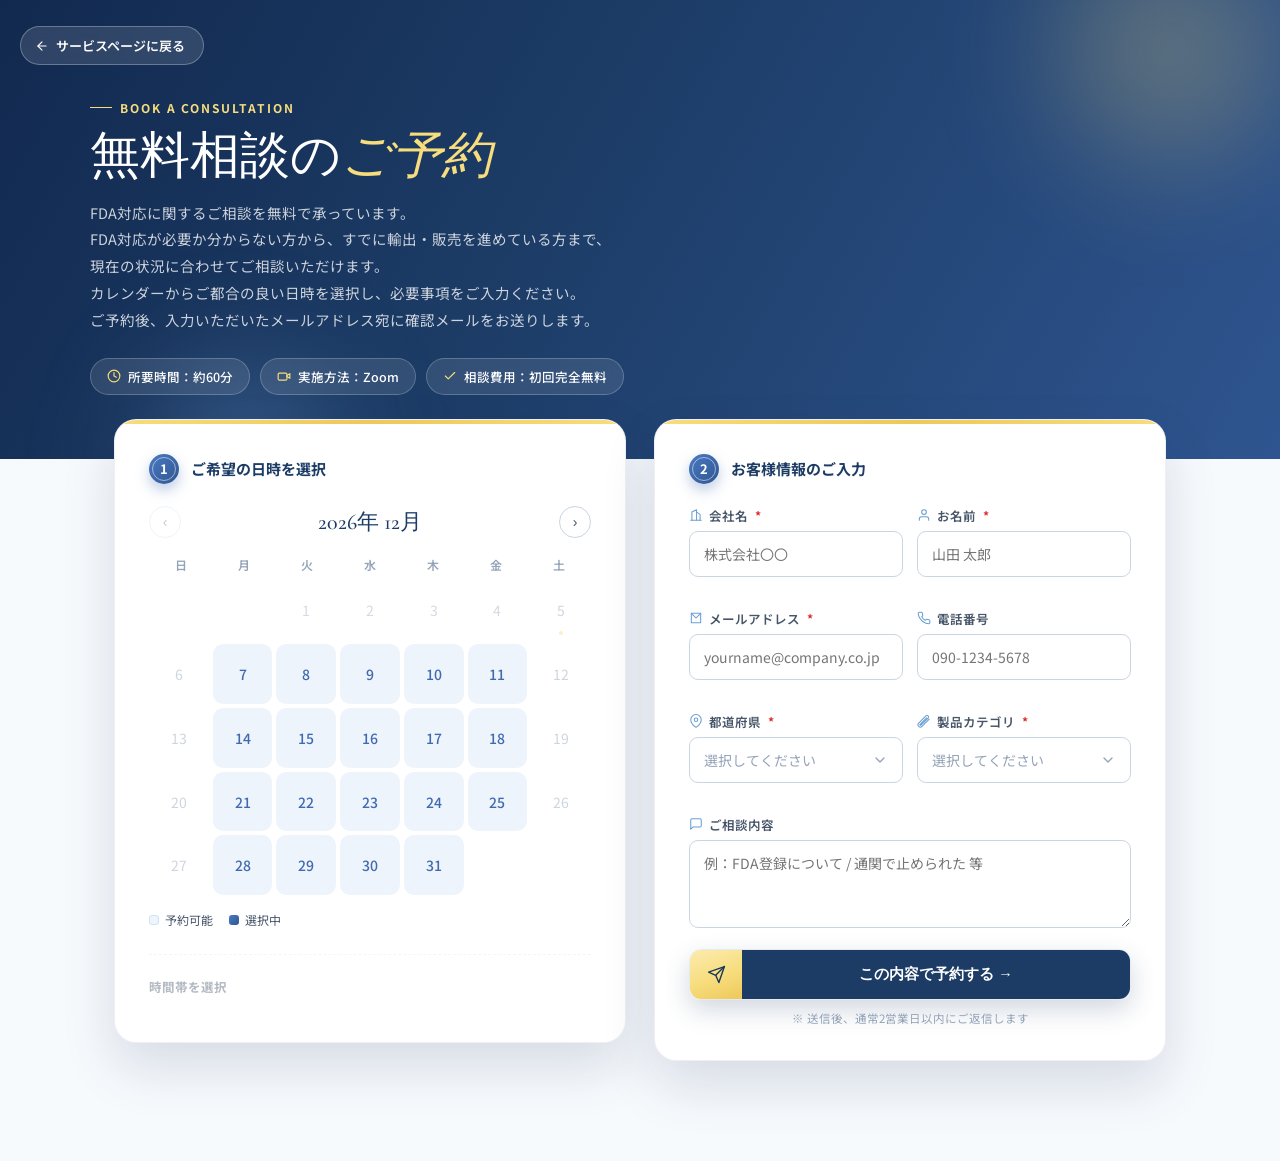
<file: booking.html>
<!DOCTYPE html>
<html lang="ja">
<head>
<meta charset="UTF-8">
<meta name="viewport" content="width=device-width, initial-scale=1.0">
<title>無料相談のご予約 | FDA Compliance Partner</title>
<meta name="description" content="FDA対応・米国輸出に関する無料相談をカレンダーから簡単にご予約いただけます。所要時間約60分、Zoomにて実施。原材料の簡易スクリーニングや費用・スケジュールの目安もご案内します。">
<link rel="canonical" href="https://worldshift-inc.jp/fda/booking.html">
<link rel="icon" href="favicon.ico" sizes="any">
<link rel="icon" href="favicon-32.png" type="image/png" sizes="32x32">
<link rel="icon" href="favicon-16.png" type="image/png" sizes="16x16">
<link rel="apple-touch-icon" href="favicon-180.png">

<meta property="og:type" content="website">
<meta property="og:site_name" content="FDA Compliance Partner | WorldShift">
<meta property="og:title" content="無料相談のご予約 | FDA Compliance Partner">
<meta property="og:description" content="FDA対応・米国輸出に関する無料相談をカレンダーから簡単にご予約いただけます。所要時間約60分、Zoomにて実施。">
<meta property="og:url" content="https://worldshift-inc.jp/fda/booking.html">
<meta property="og:image" content="https://worldshift-inc.jp/fda/ogp-share.jpg">
<meta property="og:locale" content="ja_JP">

<meta name="twitter:card" content="summary_large_image">
<meta name="twitter:title" content="無料相談のご予約 | FDA Compliance Partner">
<meta name="twitter:description" content="FDA対応・米国輸出に関する無料相談をカレンダーから簡単にご予約いただけます。">
<meta name="twitter:image" content="https://worldshift-inc.jp/fda/ogp-share.jpg">
<link rel="preconnect" href="https://fonts.googleapis.com">
<link href="https://fonts.googleapis.com/css2?family=Cormorant+Garamond:ital,wght@0,300;0,400;0,600;1,300;1,400;1,600&family=Noto+Sans+JP:wght@300;400;500;700&display=swap" rel="stylesheet">
<style>
*,*::before,*::after{margin:0;padding:0;box-sizing:border-box}
html{scroll-behavior:smooth;font-size:17.5px}
:root{
  --navy:#406AAF; --navy2:#427AB5; --navy3:#6a9fd4;
  --blue:#427AB5; --blue2:#eef4fc; --blue3:#d0e2f5;
  --amber:#F7DD7D; --amber2:#FFF8E1;
  --white:#FFFFFF; --light:#F1F5F9;
  --ink:#1E293B; --ink2:#475569; --ink3:#94A3B8;
  --border:#E2E8F0; --border2:#CBD5E1;
  --green:#059669; --greenl:#ECFDF5; --red:#DC2626;
  --r:10px; --r2:6px;
}
body{font-family:'Noto Sans JP',sans-serif;color:var(--ink);background:#f7fafd;-webkit-font-smoothing:antialiased;min-height:100vh}
a{text-decoration:none;color:inherit}
img{max-width:100%;display:block}

@keyframes floatUp{from{opacity:0;transform:translateY(16px)}to{opacity:1;transform:translateY(0)}}
@keyframes blobFloat{0%,100%{transform:translate(0,0) scale(1)}50%{transform:translate(-18px,14px) scale(1.06)}}

/* ── header ── */
.bk-hero{
  position:relative;overflow:hidden;
  background:linear-gradient(120deg,#12294f 0%,#1c3c66 42%,#2f5590 100%);
  padding:88px 24px 64px;
}
.bk-hero::before,.bk-hero::after{
  content:'';position:absolute;border-radius:50%;filter:blur(50px);pointer-events:none;
}
.bk-hero::before{
  width:340px;height:340px;background:radial-gradient(circle,rgba(247,221,125,.35),transparent 70%);
  top:-120px;right:-60px;animation:blobFloat 9s ease-in-out infinite;
}
.bk-hero::after{
  width:280px;height:280px;background:radial-gradient(circle,rgba(122,169,224,.4),transparent 70%);
  bottom:-140px;left:8%;animation:blobFloat 11s ease-in-out infinite reverse;
}
.bk-hero-inner{position:relative;z-index:2;max-width:1100px;margin:0 auto;}
.bk-back{
  position:absolute;top:26px;left:20px;z-index:10;
  display:inline-flex;align-items:center;gap:7px;font-size:13px;color:#fff;font-weight:600;
  background:rgba(255,255,255,.12);border:1px solid rgba(255,255,255,.28);border-radius:100px;
  padding:9px 18px 9px 14px;backdrop-filter:blur(6px);transition:all .2s;
}
.bk-back svg{width:14px;height:14px;flex-shrink:0;transition:transform .2s;}
.bk-back:hover{background:rgba(255,255,255,.22);border-color:rgba(255,255,255,.45);}
.bk-back:hover svg{transform:translateX(-3px);}
.bk-eyebrow{display:inline-flex;align-items:center;gap:8px;font-size:12px;font-weight:700;letter-spacing:.16em;color:var(--amber);margin:0 0 12px;}
.bk-eyebrow::before{content:'';width:22px;height:1px;background:currentColor;}
.bk-title{font-family:'Cormorant Garamond',serif;font-weight:300;font-size:clamp(32px,4.4vw,50px);color:#fff;line-height:1.15;}
.bk-title em{font-style:italic;color:var(--amber);}
.bk-sub{font-size:14.5px;color:rgba(255,255,255,.78);margin-top:14px;line-height:1.85;max-width:620px;}
.bk-badges{display:flex;gap:10px;margin-top:24px;flex-wrap:wrap;}
.bk-badge{
  display:inline-flex;align-items:center;gap:7px;font-size:12.5px;color:#fff;font-weight:500;
  background:rgba(255,255,255,.1);border:1px solid rgba(255,255,255,.22);border-radius:100px;
  padding:8px 16px;backdrop-filter:blur(6px);
}
.bk-badge svg{width:14px;height:14px;flex-shrink:0;color:var(--amber);}

/* ── layout ── */
.bk-wrap{
  max-width:1100px;margin:-40px auto 100px;padding:0 24px;
  display:grid;grid-template-columns:1fr 1fr;gap:28px;align-items:start;position:relative;z-index:3;
}
@media(max-width:900px){.bk-wrap{grid-template-columns:1fr;}}

.bk-card{
  background:#fff;border:1px solid rgba(28,60,102,.08);border-radius:22px;
  box-shadow:0 24px 54px rgba(20,45,85,.14);
  padding:34px;position:relative;overflow:hidden;
  animation:floatUp .6s ease both;
}
.bk-card:nth-child(2){animation-delay:.1s;}
.bk-card::before{
  content:'';position:absolute;top:0;left:0;right:0;height:4px;
  background:linear-gradient(90deg,#F7DD7D,#EEC85A 50%,#F7DD7D);
}
.bk-card-title{font-size:15px;font-weight:700;color:#1c3c66;margin-bottom:22px;display:flex;align-items:center;gap:12px;}
.bk-card-title .num{
  width:30px;height:30px;border-radius:50%;background:linear-gradient(135deg,#4a7bc4,#2f5590);
  color:#fff;font-size:13px;display:flex;align-items:center;justify-content:center;flex-shrink:0;
  box-shadow:0 6px 14px rgba(64,106,175,.35);position:relative;
}
.bk-card-title .num::before{
  content:'';position:absolute;inset:3px;border-radius:50%;border:1.5px solid rgba(255,255,255,.5);pointer-events:none;
}

/* ── calendar ── */
.cal-nav{display:flex;align-items:center;justify-content:space-between;margin-bottom:18px;}
.cal-month{font-family:'Cormorant Garamond',serif;font-size:22px;color:#1c3c66;font-weight:500;}
.cal-btn{
  width:32px;height:32px;border-radius:50%;border:1px solid var(--border2);background:#fff;
  display:flex;align-items:center;justify-content:center;cursor:pointer;color:var(--ink2);
  transition:all .2s;font-size:14px;
}
.cal-btn:hover{background:var(--blue2);border-color:var(--navy3);color:var(--navy);}
.cal-btn:disabled{opacity:.3;cursor:not-allowed;}
.cal-btn:disabled:hover{background:#fff;border-color:var(--border2);color:var(--ink2);}

.cal-weekdays{display:grid;grid-template-columns:repeat(7,1fr);text-align:center;font-size:12px;color:var(--ink3);font-weight:600;margin-bottom:8px;}
.cal-grid{display:grid;grid-template-columns:repeat(7,1fr);gap:4px;}
.cal-cell{
  aspect-ratio:1;display:flex;align-items:center;justify-content:center;
  border-radius:10px;font-size:14px;color:var(--ink);cursor:default;position:relative;
}
.cal-cell.empty{visibility:hidden;}
.cal-cell.past{color:var(--ink3);opacity:.4;}
.cal-cell.weekend-off{color:var(--ink3);opacity:.45;}
.cal-cell.available{cursor:pointer;font-weight:500;background:var(--blue2);color:var(--navy);transition:all .2s;}
.cal-cell.available:hover{background:var(--navy3);color:#fff;transform:translateY(-1px);}
.cal-cell.selected{background:linear-gradient(135deg,#4a7bc4,#2f5590);color:#fff;font-weight:700;box-shadow:0 6px 16px rgba(64,106,175,.35);}
.cal-cell.today::after{
  content:'';position:absolute;bottom:5px;left:50%;transform:translateX(-50%);
  width:4px;height:4px;border-radius:50%;background:var(--amber);
}

.cal-legend{display:flex;gap:16px;margin-top:16px;font-size:12px;color:var(--ink2);}
.cal-legend span{display:flex;align-items:center;gap:6px;}
.cal-legend i{width:10px;height:10px;border-radius:3px;display:inline-block;}
.cal-legend .i-avail{background:var(--blue2);border:1px solid var(--blue3);}
.cal-legend .i-sel{background:linear-gradient(135deg,#4a7bc4,#2f5590);}

.slot-section{margin-top:26px;padding-top:22px;border-top:1px dashed var(--border);}
.slot-section.disabled{opacity:.4;pointer-events:none;}
.slot-label{font-size:12.5px;font-weight:700;color:var(--ink2);margin-bottom:12px;}
.slot-grid{display:grid;grid-template-columns:repeat(3,1fr);gap:8px;}
.slot-btn{
  padding:10px 6px;border-radius:8px;border:1px solid var(--border2);background:#fff;
  font-size:13px;color:var(--ink);cursor:pointer;transition:all .2s;text-align:center;
}
.slot-btn:hover{border-color:var(--navy3);background:var(--blue2);}
.slot-btn.selected{background:linear-gradient(135deg,#4a7bc4,#2f5590);border-color:transparent;color:#fff;font-weight:700;}
.slot-btn.taken{opacity:.35;text-decoration:line-through;cursor:not-allowed;background:var(--light);}
.slot-btn.taken:hover{border-color:var(--border2);background:var(--light);}

.selected-summary{
  margin-top:20px;padding:14px 16px;border-radius:12px;background:var(--amber2);
  border:1px solid rgba(217,168,45,.25);font-size:13.5px;color:#7a5a12;display:none;
}
.selected-summary.show{display:block;}
.selected-summary b{color:#1c3c66;}

/* ── form ── */
.f-row{margin-bottom:16px;}
.f-row-2{display:grid;grid-template-columns:1fr 1fr;gap:14px;}
.f-label{display:flex;align-items:center;gap:6px;font-size:12.5px;font-weight:600;color:var(--ink2);margin-bottom:6px;}
.f-label svg{width:14px;height:14px;color:var(--navy3);flex-shrink:0;}
.f-label .req{color:var(--red);margin-left:1px;}
.f-input,.f-select,.f-textarea{
  width:100%;padding:12px 14px;border:1.5px solid var(--border2);border-radius:9px;
  font-size:14px;font-family:inherit;color:var(--ink);background:#fff;transition:border-color .2s;
}
.f-input:focus,.f-select:focus,.f-textarea:focus{outline:none;border-color:var(--navy);}
.f-textarea{resize:vertical;min-height:88px;}
.f-error{font-size:12px;color:var(--red);margin-top:5px;display:none;}
.f-row.invalid .f-input,.f-row.invalid .f-select,.f-row.invalid .f-textarea{border-color:var(--red);}
.f-row.invalid .f-error{display:block;}

/* ── カスタムセレクト（常に下に開く） ── */
.csel{position:relative;}
.csel-trigger{
  width:100%;padding:12px 14px;border:1.5px solid var(--border2);border-radius:9px;
  font-size:14px;font-family:inherit;color:var(--ink);background:#fff;
  display:flex;align-items:center;justify-content:space-between;gap:8px;
  cursor:pointer;transition:border-color .2s;text-align:left;
}
.csel-trigger .csel-val.ph{color:var(--ink3);}
.csel-trigger svg{width:16px;height:16px;color:var(--ink3);flex-shrink:0;transition:transform .2s;}
.csel-trigger:focus{outline:none;border-color:var(--navy);}
.csel.open .csel-trigger{border-color:var(--navy);}
.csel.open .csel-trigger svg{transform:rotate(180deg);}
.f-row.invalid .csel-trigger{border-color:var(--red);}
.csel-menu{
  position:absolute;top:calc(100% + 6px);left:0;right:0;z-index:80;
  background:#fff;border:1px solid var(--border2);border-radius:12px;
  box-shadow:0 18px 40px rgba(28,60,102,.2);
  max-height:250px;overflow-y:auto;padding:6px;
  opacity:0;visibility:hidden;transform:translateY(-6px);
  transition:opacity .16s,transform .16s,visibility .16s;
}
.csel.open .csel-menu{opacity:1;visibility:visible;transform:translateY(0);}
.csel-opt{padding:9px 12px;border-radius:7px;font-size:13.5px;color:var(--ink);cursor:pointer;transition:background .15s;}
.csel-opt:hover{background:var(--blue2);}
.csel-opt.selected{background:linear-gradient(135deg,#4a7bc4,#2f5590);color:#fff;font-weight:600;}

.f-submit{
  width:100%;display:flex;align-items:stretch;border-radius:12px;overflow:hidden;
  border:1.5px solid rgba(28,60,102,.1);box-shadow:0 10px 26px rgba(28,60,102,.2);
  cursor:pointer;background:none;padding:0;margin-top:8px;transition:transform .2s,box-shadow .2s;
}
.f-submit:hover{transform:translateY(-2px);box-shadow:0 16px 32px rgba(28,60,102,.28);}
.f-submit:disabled{opacity:.55;cursor:not-allowed;transform:none;}
.f-submit-icon{
  width:52px;flex-shrink:0;display:flex;align-items:center;justify-content:center;color:#1a3a5a;
  background:linear-gradient(160deg,#FCEBB0,#F7DD7D 55%,#EEC85A);
}
.f-submit-label{
  flex:1;display:flex;align-items:center;justify-content:center;gap:8px;
  font-size:14.5px;font-weight:700;color:#fff;background:#1c3c66;padding:15px 20px;
}
.f-note{font-size:11.5px;color:var(--ink3);margin-top:10px;text-align:center;}

.f-status{margin-top:16px;padding:14px 16px;border-radius:10px;font-size:13.5px;display:none;}
.f-status.ok{display:block;background:var(--greenl);color:#065f46;border:1px solid rgba(5,150,105,.25);}
.f-status.err{display:block;background:#FEF2F2;color:#991B1B;border:1px solid rgba(220,38,38,.25);}

.spinner{
  width:14px;height:14px;border:2px solid rgba(255,255,255,.4);border-top-color:#fff;
  border-radius:50%;display:inline-block;animation:spin .7s linear infinite;margin-right:6px;vertical-align:-2px;
}
@keyframes spin{to{transform:rotate(360deg)}}

/* ── 予約完了モーダル ── */
.bk-modal-overlay{
  position:fixed;inset:0;z-index:1000;
  background:rgba(10,20,40,.55);
  display:flex;align-items:center;justify-content:center;
  padding:24px;
  opacity:0;visibility:hidden;
  transition:opacity .25s ease,visibility .25s ease;
}
.bk-modal-overlay.show{opacity:1;visibility:visible;}
.bk-modal{
  position:relative;
  width:100%;max-width:460px;
  background:#fff;border-radius:20px;
  padding:40px 36px 32px;
  box-shadow:0 30px 70px rgba(10,20,40,.35);
  text-align:center;
  transform:translateY(16px) scale(.98);
  transition:transform .25s ease;
  max-height:88vh;overflow-y:auto;
}
.bk-modal-overlay.show .bk-modal{transform:translateY(0) scale(1);}
.bk-modal-icon{
  width:60px;height:60px;border-radius:50%;margin:0 auto 20px;
  background:var(--greenl);color:var(--green);
  display:flex;align-items:center;justify-content:center;
}
.bk-modal-icon svg{width:28px;height:28px;}
.bk-modal-title{
  font-family:'Cormorant Garamond',serif;font-size:26px;font-weight:600;
  color:#1c3c66;margin-bottom:16px;
}
.bk-modal-text{font-size:13.5px;color:var(--ink2);line-height:1.85;text-align:left;}
.bk-modal-note{
  margin-top:22px;padding:18px 20px;border-radius:12px;
  background:var(--amber2);border:1px solid rgba(217,168,45,.3);
  text-align:left;
}
.bk-modal-note-title{font-size:13.5px;font-weight:700;color:#7a5a12;margin-bottom:10px;}
.bk-modal-note .bk-modal-text{color:#7a5a12;}
.bk-modal-ok{
  margin-top:26px;width:100%;
  background:linear-gradient(135deg,#4a7bc4,#2f5590);color:#fff;
  border:none;border-radius:10px;padding:13px;
  font-size:14px;font-weight:700;cursor:pointer;
  transition:opacity .2s;
}
.bk-modal-ok:hover{opacity:.9;}
</style>
</head>
<body>

<div class="bk-hero">
  <a href="index.html" class="bk-back">
    <svg viewBox="0 0 24 24" fill="none" stroke="currentColor" stroke-width="2" stroke-linecap="round" stroke-linejoin="round"><path d="M19 12H5"/><path d="m12 19-7-7 7-7"/></svg>
    サービスページに戻る
  </a>
  <div class="bk-hero-inner">
    <div class="bk-eyebrow">BOOK A CONSULTATION</div>
    <h1 class="bk-title">無料相談の<em>ご予約</em></h1>
    <p class="bk-sub">
      FDA対応に関するご相談を無料で承っています。<br>
      FDA対応が必要か分からない方から、すでに輸出・販売を進めている方まで、<span style="white-space:nowrap;">現在の状況に合わせてご相談いただけます。</span><br>
      カレンダーからご都合の良い日時を選択し、必要事項をご入力ください。<br>
      ご予約後、入力いただいたメールアドレス宛に確認メールをお送りします。
    </p>
    <div class="bk-badges">
      <span class="bk-badge">
        <svg viewBox="0 0 24 24" fill="none" stroke="currentColor" stroke-width="2" stroke-linecap="round" stroke-linejoin="round"><circle cx="12" cy="12" r="10"/><polyline points="12 6 12 12 16 14"/></svg>
        所要時間：約60分
      </span>
      <span class="bk-badge">
        <svg viewBox="0 0 24 24" fill="none" stroke="currentColor" stroke-width="2" stroke-linecap="round" stroke-linejoin="round"><rect x="2" y="7" width="15" height="12" rx="2"/><path d="M17 11l5-3v8l-5-3"/></svg>
        実施方法：Zoom
      </span>
      <span class="bk-badge">
        <svg viewBox="0 0 24 24" fill="none" stroke="currentColor" stroke-width="2" stroke-linecap="round" stroke-linejoin="round"><path d="M20 6 9 17l-5-5"/></svg>
        相談費用：初回完全無料
      </span>
    </div>
  </div>
</div>

<form class="bk-wrap" id="bookingForm" novalidate>

  <!-- 左：カレンダー -->
  <div class="bk-card">
    <div class="bk-card-title"><span class="num">1</span>ご希望の日時を選択</div>

    <div class="cal-nav">
      <button type="button" class="cal-btn" id="calPrev" aria-label="前の月">&lsaquo;</button>
      <div class="cal-month" id="calMonthLabel"></div>
      <button type="button" class="cal-btn" id="calNext" aria-label="次の月">&rsaquo;</button>
    </div>
    <div class="cal-weekdays">
      <div>日</div><div>月</div><div>火</div><div>水</div><div>木</div><div>金</div><div>土</div>
    </div>
    <div class="cal-grid" id="calGrid"></div>

    <div class="cal-legend">
      <span><i class="i-avail"></i>予約可能</span>
      <span><i class="i-sel"></i>選択中</span>
    </div>

    <div class="slot-section disabled" id="slotSection">
      <div class="slot-label">時間帯を選択</div>
      <div class="slot-grid" id="slotGrid"></div>
    </div>

    <div class="selected-summary" id="selectedSummary"></div>
  </div>

  <!-- 右：フォーム -->
  <div class="bk-card">
    <div class="bk-card-title"><span class="num">2</span>お客様情報のご入力</div>

    <div class="f-row f-row-2">
      <div class="f-row">
        <label class="f-label">
          <svg viewBox="0 0 24 24" fill="none" stroke="currentColor" stroke-width="1.8" stroke-linecap="round" stroke-linejoin="round"><path d="M3 21h18"/><path d="M5 21V7l8-4v18"/><path d="M19 21V11l-6-4"/></svg>
          会社名<span class="req">*</span>
        </label>
        <input type="text" class="f-input" name="company" placeholder="株式会社〇〇" required>
        <div class="f-error">会社名を入力してください</div>
      </div>
      <div class="f-row">
        <label class="f-label">
          <svg viewBox="0 0 24 24" fill="none" stroke="currentColor" stroke-width="1.8" stroke-linecap="round" stroke-linejoin="round"><path d="M20 21v-2a4 4 0 0 0-4-4H8a4 4 0 0 0-4 4v2"/><circle cx="12" cy="7" r="4"/></svg>
          お名前<span class="req">*</span>
        </label>
        <input type="text" class="f-input" name="name" placeholder="山田 太郎" required>
        <div class="f-error">お名前を入力してください</div>
      </div>
    </div>

    <div class="f-row f-row-2">
      <div class="f-row">
        <label class="f-label">
          <svg viewBox="0 0 24 24" fill="none" stroke="currentColor" stroke-width="1.8" stroke-linecap="round" stroke-linejoin="round"><path d="M4 4h16v16H4z"/><path d="m4 4 8 8 8-8"/></svg>
          メールアドレス<span class="req">*</span>
        </label>
        <input type="email" class="f-input" name="email" placeholder="yourname@company.co.jp" required>
        <div class="f-error">メールアドレスを正しく入力してください</div>
      </div>
      <div class="f-row">
        <label class="f-label">
          <svg viewBox="0 0 24 24" fill="none" stroke="currentColor" stroke-width="1.8" stroke-linecap="round" stroke-linejoin="round"><path d="M22 16.92v3a2 2 0 0 1-2.18 2 19.79 19.79 0 0 1-8.63-3.07 19.5 19.5 0 0 1-6-6 19.79 19.79 0 0 1-3.07-8.67A2 2 0 0 1 4.11 2h3a2 2 0 0 1 2 1.72c.127.96.361 1.903.7 2.81a2 2 0 0 1-.45 2.11L8.09 9.91a16 16 0 0 0 6 6l1.27-1.27a2 2 0 0 1 2.11-.45c.907.339 1.85.573 2.81.7A2 2 0 0 1 22 16.92z"/></svg>
          電話番号
        </label>
        <input type="tel" class="f-input" name="phone" placeholder="090-1234-5678">
      </div>
    </div>

    <div class="f-row f-row-2">
      <div class="f-row">
        <label class="f-label">
          <svg viewBox="0 0 24 24" fill="none" stroke="currentColor" stroke-width="1.8" stroke-linecap="round" stroke-linejoin="round"><path d="M21 10c0 7-9 13-9 13s-9-6-9-13a9 9 0 0 1 18 0z"/><circle cx="12" cy="10" r="3"/></svg>
          都道府県<span class="req">*</span>
        </label>
        <div class="csel" data-name="prefecture">
          <button type="button" class="csel-trigger">
            <span class="csel-val ph">選択してください</span>
            <svg viewBox="0 0 24 24" fill="none" stroke="currentColor" stroke-width="2" stroke-linecap="round" stroke-linejoin="round"><polyline points="6 9 12 15 18 9"/></svg>
          </button>
          <div class="csel-menu">
            <div class="csel-opt" data-value="">選択してください</div>
            <div class="csel-opt" data-value="北海道">北海道</div>
            <div class="csel-opt" data-value="青森県">青森県</div>
            <div class="csel-opt" data-value="岩手県">岩手県</div>
            <div class="csel-opt" data-value="宮城県">宮城県</div>
            <div class="csel-opt" data-value="秋田県">秋田県</div>
            <div class="csel-opt" data-value="山形県">山形県</div>
            <div class="csel-opt" data-value="福島県">福島県</div>
            <div class="csel-opt" data-value="茨城県">茨城県</div>
            <div class="csel-opt" data-value="栃木県">栃木県</div>
            <div class="csel-opt" data-value="群馬県">群馬県</div>
            <div class="csel-opt" data-value="埼玉県">埼玉県</div>
            <div class="csel-opt" data-value="千葉県">千葉県</div>
            <div class="csel-opt" data-value="東京都">東京都</div>
            <div class="csel-opt" data-value="神奈川県">神奈川県</div>
            <div class="csel-opt" data-value="新潟県">新潟県</div>
            <div class="csel-opt" data-value="富山県">富山県</div>
            <div class="csel-opt" data-value="石川県">石川県</div>
            <div class="csel-opt" data-value="福井県">福井県</div>
            <div class="csel-opt" data-value="山梨県">山梨県</div>
            <div class="csel-opt" data-value="長野県">長野県</div>
            <div class="csel-opt" data-value="岐阜県">岐阜県</div>
            <div class="csel-opt" data-value="静岡県">静岡県</div>
            <div class="csel-opt" data-value="愛知県">愛知県</div>
            <div class="csel-opt" data-value="三重県">三重県</div>
            <div class="csel-opt" data-value="滋賀県">滋賀県</div>
            <div class="csel-opt" data-value="京都府">京都府</div>
            <div class="csel-opt" data-value="大阪府">大阪府</div>
            <div class="csel-opt" data-value="兵庫県">兵庫県</div>
            <div class="csel-opt" data-value="奈良県">奈良県</div>
            <div class="csel-opt" data-value="和歌山県">和歌山県</div>
            <div class="csel-opt" data-value="鳥取県">鳥取県</div>
            <div class="csel-opt" data-value="島根県">島根県</div>
            <div class="csel-opt" data-value="岡山県">岡山県</div>
            <div class="csel-opt" data-value="広島県">広島県</div>
            <div class="csel-opt" data-value="山口県">山口県</div>
            <div class="csel-opt" data-value="徳島県">徳島県</div>
            <div class="csel-opt" data-value="香川県">香川県</div>
            <div class="csel-opt" data-value="愛媛県">愛媛県</div>
            <div class="csel-opt" data-value="高知県">高知県</div>
            <div class="csel-opt" data-value="福岡県">福岡県</div>
            <div class="csel-opt" data-value="佐賀県">佐賀県</div>
            <div class="csel-opt" data-value="長崎県">長崎県</div>
            <div class="csel-opt" data-value="熊本県">熊本県</div>
            <div class="csel-opt" data-value="大分県">大分県</div>
            <div class="csel-opt" data-value="宮崎県">宮崎県</div>
            <div class="csel-opt" data-value="鹿児島県">鹿児島県</div>
            <div class="csel-opt" data-value="沖縄県">沖縄県</div>
          </div>
          <input type="hidden" name="prefecture" required>
        </div>
        <div class="f-error">都道府県を選択してください</div>
      </div>
      <div class="f-row">
        <label class="f-label">
          <svg viewBox="0 0 24 24" fill="none" stroke="currentColor" stroke-width="1.8" stroke-linecap="round" stroke-linejoin="round"><path d="M20.91 8.84 8.56 21.19a4 4 0 0 1-5.66-5.66L15.25 3.18a2.67 2.67 0 0 1 3.77 0 2.67 2.67 0 0 1 0 3.78L6.75 19.24a1 1 0 0 1-1.42 0 1 1 0 0 1 0-1.42L16.5 6.65"/></svg>
          製品カテゴリ<span class="req">*</span>
        </label>
        <div class="csel" data-name="category">
          <button type="button" class="csel-trigger">
            <span class="csel-val ph">選択してください</span>
            <svg viewBox="0 0 24 24" fill="none" stroke="currentColor" stroke-width="2" stroke-linecap="round" stroke-linejoin="round"><polyline points="6 9 12 15 18 9"/></svg>
          </button>
          <div class="csel-menu">
            <div class="csel-opt" data-value="">選択してください</div>
            <div class="csel-opt" data-value="食品・飲料">食品・飲料</div>
            <div class="csel-opt" data-value="化粧品・スキンケア">化粧品・スキンケア</div>
            <div class="csel-opt" data-value="健康食品・サプリメント">健康食品・サプリメント</div>
            <div class="csel-opt" data-value="その他">その他</div>
          </div>
          <input type="hidden" name="category" required>
        </div>
        <input type="text" class="f-input" id="categoryOtherInput" placeholder="カテゴリを入力してください" style="display:none;margin-top:8px;">
        <div class="f-error">製品カテゴリを選択してください</div>
      </div>
    </div>

    <div class="f-row">
      <label class="f-label">
        <svg viewBox="0 0 24 24" fill="none" stroke="currentColor" stroke-width="1.8" stroke-linecap="round" stroke-linejoin="round"><path d="M21 15a2 2 0 0 1-2 2H7l-4 4V5a2 2 0 0 1 2-2h14a2 2 0 0 1 2 2z"/></svg>
        ご相談内容
      </label>
      <textarea class="f-textarea" name="message" placeholder="例：FDA登録について / 通関で止められた 等"></textarea>
    </div>

    <button type="submit" class="f-submit" id="submitBtn">
      <span class="f-submit-icon">
        <svg width="19" height="19" viewBox="0 0 24 24" fill="none" stroke="currentColor" stroke-width="1.8" stroke-linecap="round" stroke-linejoin="round"><path d="M22 2 11 13"/><path d="M22 2 15 22l-4-9-9-4 20-7z"/></svg>
      </span>
      <span class="f-submit-label" id="submitLabel">この内容で予約する &rarr;</span>
    </button>
    <div class="f-note">※ 送信後、通常2営業日以内にご返信します</div>

    <div class="f-status" id="formStatus"></div>
  </div>

</form>

<script>
/* =========================================================
   設定
   ========================================================= */
// Google Apps Script のウェブアプリURLをここに設定してください
// （デプロイ手順は同梱の gas-booking-script.gs 内のコメントを参照）
const ENDPOINT_URL = "https://script.google.com/macros/s/【ここにデプロイIDを貼り付け】/exec";

// 予約受付曜日（0=日,1=月,...,6=土）。土日を休業とする例
const CLOSED_WEEKDAYS = [0, 6];
// 何日先まで予約可能か
const BOOKABLE_RANGE_DAYS = 60;
// 1日あたりの時間帯
const TIME_SLOTS = ["10:00", "11:00", "13:00", "14:00", "15:00", "16:00"];

/* =========================================================
   カレンダー
   ========================================================= */
let calYear, calMonth; // 表示中の年月
let selectedDate = null; // 'YYYY-MM-DD'
let selectedTime = null;
const today = new Date();
today.setHours(0,0,0,0);
const maxDate = new Date(today);
maxDate.setDate(maxDate.getDate() + BOOKABLE_RANGE_DAYS);

calYear = today.getFullYear();
calMonth = today.getMonth();

function fmtDate(y,m,d){
  return `${y}-${String(m+1).padStart(2,'0')}-${String(d).padStart(2,'0')}`;
}

function renderCalendar(){
  const grid = document.getElementById('calGrid');
  const label = document.getElementById('calMonthLabel');
  label.textContent = `${calYear}年 ${calMonth+1}月`;

  grid.innerHTML = '';
  const firstDay = new Date(calYear, calMonth, 1);
  const startWeekday = firstDay.getDay();
  const daysInMonth = new Date(calYear, calMonth+1, 0).getDate();

  for(let i=0;i<startWeekday;i++){
    const cell = document.createElement('div');
    cell.className = 'cal-cell empty';
    grid.appendChild(cell);
  }

  for(let d=1; d<=daysInMonth; d++){
    const cellDate = new Date(calYear, calMonth, d);
    cellDate.setHours(0,0,0,0);
    const cell = document.createElement('div');
    cell.textContent = d;
    cell.className = 'cal-cell';

    const isPast = cellDate < today;
    const isBeyond = cellDate > maxDate;
    const isClosed = CLOSED_WEEKDAYS.includes(cellDate.getDay());
    const isToday = cellDate.getTime() === today.getTime();
    const dateStr = fmtDate(calYear, calMonth, d);

    if(isToday) cell.classList.add('today');

    if(isPast || isBeyond){
      cell.classList.add('past');
    } else if(isClosed){
      cell.classList.add('weekend-off');
    } else {
      cell.classList.add('available');
      cell.addEventListener('click', () => selectDate(dateStr, cell));
    }

    if(selectedDate === dateStr){
      cell.classList.add('selected');
    }

    grid.appendChild(cell);
  }

  document.getElementById('calPrev').disabled =
    (calYear === today.getFullYear() && calMonth === today.getMonth());
  document.getElementById('calNext').disabled =
    (calYear === maxDate.getFullYear() && calMonth === maxDate.getMonth());
}

function selectDate(dateStr, cellEl){
  selectedDate = dateStr;
  selectedTime = null;
  renderCalendar();
  renderSlots();
  updateSummary();
}

function renderSlots(){
  const section = document.getElementById('slotSection');
  const grid = document.getElementById('slotGrid');
  grid.innerHTML = '';

  if(!selectedDate){
    section.classList.add('disabled');
    return;
  }
  section.classList.remove('disabled');

  // ※ takenSlots は本来サーバー側（スプレッドシート）の予約状況と突き合わせる想定。
  //    ここでは全枠を空きとして表示するシンプル版です。
  const takenSlots = [];

  TIME_SLOTS.forEach(t => {
    const btn = document.createElement('button');
    btn.type = 'button';
    btn.className = 'slot-btn';
    btn.textContent = t;
    if(takenSlots.includes(t)){
      btn.classList.add('taken');
      btn.disabled = true;
    } else {
      if(selectedTime === t) btn.classList.add('selected');
      btn.addEventListener('click', () => {
        selectedTime = t;
        renderSlots();
        updateSummary();
      });
    }
    grid.appendChild(btn);
  });
}

function updateSummary(){
  const box = document.getElementById('selectedSummary');
  if(selectedDate && selectedTime){
    const [y,m,d] = selectedDate.split('-');
    box.innerHTML = `ご希望日時：<b>${y}年${Number(m)}月${Number(d)}日　${selectedTime}〜</b>`;
    box.classList.add('show');
  } else {
    box.classList.remove('show');
  }
}

document.getElementById('calPrev').addEventListener('click', () => {
  calMonth--; if(calMonth < 0){ calMonth = 11; calYear--; }
  renderCalendar();
});
document.getElementById('calNext').addEventListener('click', () => {
  calMonth++; if(calMonth > 11){ calMonth = 0; calYear++; }
  renderCalendar();
});

renderCalendar();
renderSlots();

/* =========================================================
   カスタムセレクト（常に下に開く）
   ========================================================= */
document.querySelectorAll('.csel').forEach(csel => {
  const trigger = csel.querySelector('.csel-trigger');
  const valEl = trigger.querySelector('.csel-val');
  const menu = csel.querySelector('.csel-menu');
  const hidden = csel.querySelector('input[type="hidden"]');
  const opts = csel.querySelectorAll('.csel-opt');

  function closeAll(){
    document.querySelectorAll('.csel.open').forEach(o => o.classList.remove('open'));
  }

  trigger.addEventListener('click', (e) => {
    e.stopPropagation();
    const wasOpen = csel.classList.contains('open');
    closeAll();
    if(!wasOpen) csel.classList.add('open');
  });

  opts.forEach(opt => {
    opt.addEventListener('click', () => {
      const value = opt.dataset.value;
      hidden.value = value;
      if(value){
        valEl.textContent = opt.textContent;
        valEl.classList.remove('ph');
      } else {
        valEl.textContent = '選択してください';
        valEl.classList.add('ph');
      }
      opts.forEach(o => o.classList.toggle('selected', o === opt));
      csel.classList.remove('open');
      csel.closest('.f-row')?.classList.remove('invalid');
      hidden.dispatchEvent(new Event('change'));

      if(csel.dataset.name === 'category'){
        const otherInput = document.getElementById('categoryOtherInput');
        if(otherInput){
          otherInput.style.display = (value === 'その他') ? 'block' : 'none';
          if(value !== 'その他') otherInput.value = '';
        }
      }
    });
  });
});

document.addEventListener('click', () => {
  document.querySelectorAll('.csel.open').forEach(o => o.classList.remove('open'));
});
document.addEventListener('keydown', (e) => {
  if(e.key === 'Escape'){
    document.querySelectorAll('.csel.open').forEach(o => o.classList.remove('open'));
  }
});

/* =========================================================
   フォーム送信
   ========================================================= */
const form = document.getElementById('bookingForm');
const submitBtn = document.getElementById('submitBtn');
const submitLabel = document.getElementById('submitLabel');
const statusBox = document.getElementById('formStatus');

function setRowValidity(row, valid){
  row.classList.toggle('invalid', !valid);
}

function validate(){
  let ok = true;

  if(!selectedDate || !selectedTime){
    ok = false;
    const box = document.getElementById('selectedSummary');
    box.classList.add('show');
    if(!selectedDate || !selectedTime){
      box.innerHTML = '<b style="color:#DC2626;">カレンダーから希望日時を選択してください</b>';
    }
  }

  ['company','name','email','prefecture','category'].forEach(name => {
    const input = form.querySelector(`[name="${name}"]`);
    const row = input.closest('.f-row');
    let valid = !!input.value.trim();
    if(name === 'email' && valid){
      valid = /^[^\s@]+@[^\s@]+\.[^\s@]+$/.test(input.value.trim());
    }
    setRowValidity(row, valid);
    if(!valid) ok = false;
  });

  return ok;
}

form.addEventListener('submit', async (e) => {
  e.preventDefault();
  statusBox.className = 'f-status';
  statusBox.textContent = '';

  if(!validate()) return;

  const categoryOtherInput = document.getElementById('categoryOtherInput');
  const categoryValue = (form.category.value === 'その他' && categoryOtherInput && categoryOtherInput.value.trim())
    ? categoryOtherInput.value.trim()
    : form.category.value;

  const payload = {
    date: selectedDate,
    time: selectedTime,
    company: form.company.value.trim(),
    name: form.name.value.trim(),
    email: form.email.value.trim(),
    phone: form.phone.value.trim(),
    prefecture: form.prefecture.value,
    category: categoryValue,
    message: form.message.value.trim(),
    page: location.href,
    submittedAt: new Date().toISOString()
  };

  submitBtn.disabled = true;
  submitLabel.innerHTML = '<span class="spinner"></span>送信中…';

  try {
    // Apps Script は preflight(OPTIONS) に対応していないため、
    // text/plain + no-cors で送信します（応答内容は読み取れません）。
    await fetch(ENDPOINT_URL, {
      method: 'POST',
      mode: 'no-cors',
      headers: { 'Content-Type': 'text/plain;charset=utf-8' },
      body: JSON.stringify(payload)
    });

    form.reset();
    document.querySelectorAll('.csel').forEach(csel => {
      const valEl = csel.querySelector('.csel-val');
      valEl.textContent = '選択してください';
      valEl.classList.add('ph');
      csel.querySelectorAll('.csel-opt').forEach(o => o.classList.remove('selected'));
    });
    if(categoryOtherInput){ categoryOtherInput.value = ''; categoryOtherInput.style.display = 'none'; }
    selectedDate = null; selectedTime = null;
    renderCalendar(); renderSlots(); updateSummary();
    submitLabel.textContent = 'この内容で予約する →';
    document.getElementById('bkModalOverlay').classList.add('show');
  } catch(err){
    statusBox.className = 'f-status err';
    statusBox.textContent = '送信に失敗しました。お手数ですが時間をおいて再度お試しください。';
    submitLabel.textContent = 'この内容で予約する →';
  } finally {
    submitBtn.disabled = false;
  }
});
</script>

<!-- 予約完了モーダル -->
<div class="bk-modal-overlay" id="bkModalOverlay">
  <div class="bk-modal">
    <div class="bk-modal-icon">
      <svg viewBox="0 0 24 24" fill="none" stroke="currentColor" stroke-width="2" stroke-linecap="round" stroke-linejoin="round"><path d="M20 6 9 17l-5-5"/></svg>
    </div>
    <h2 class="bk-modal-title">ご予約を受け付けました</h2>
    <p class="bk-modal-text">
      ご入力いただいたメールアドレス宛に、予約確認メールをお送りしています。<br>
      日時や当日のご案内が記載されていますので、必ずご確認ください。
    </p>
    <div class="bk-modal-note">
      <div class="bk-modal-note-title">【ヒアリングシートご記入のお願い】</div>
      <p class="bk-modal-text">
        無料相談をよりスムーズに進めるため、事前にヒアリングシートへのご記入をお願いしております。<br>
        予約確認メールに記載されているURLから、無料相談日の前日までに必ずご回答ください。
      </p>
    </div>
    <button type="button" class="bk-modal-ok" id="bkModalOk">閉じる</button>
  </div>
</div>

<script>
/* 予約完了モーダル */
(function(){
  const overlay = document.getElementById('bkModalOverlay');
  const okBtn = document.getElementById('bkModalOk');
  function closeModal(){ overlay.classList.remove('show'); }
  if(okBtn) okBtn.addEventListener('click', closeModal);
  if(overlay) overlay.addEventListener('click', (e) => { if(e.target === overlay) closeModal(); });
  document.addEventListener('keydown', (e) => { if(e.key === 'Escape') closeModal(); });
})();
</script>

</body>
</html>
</file>
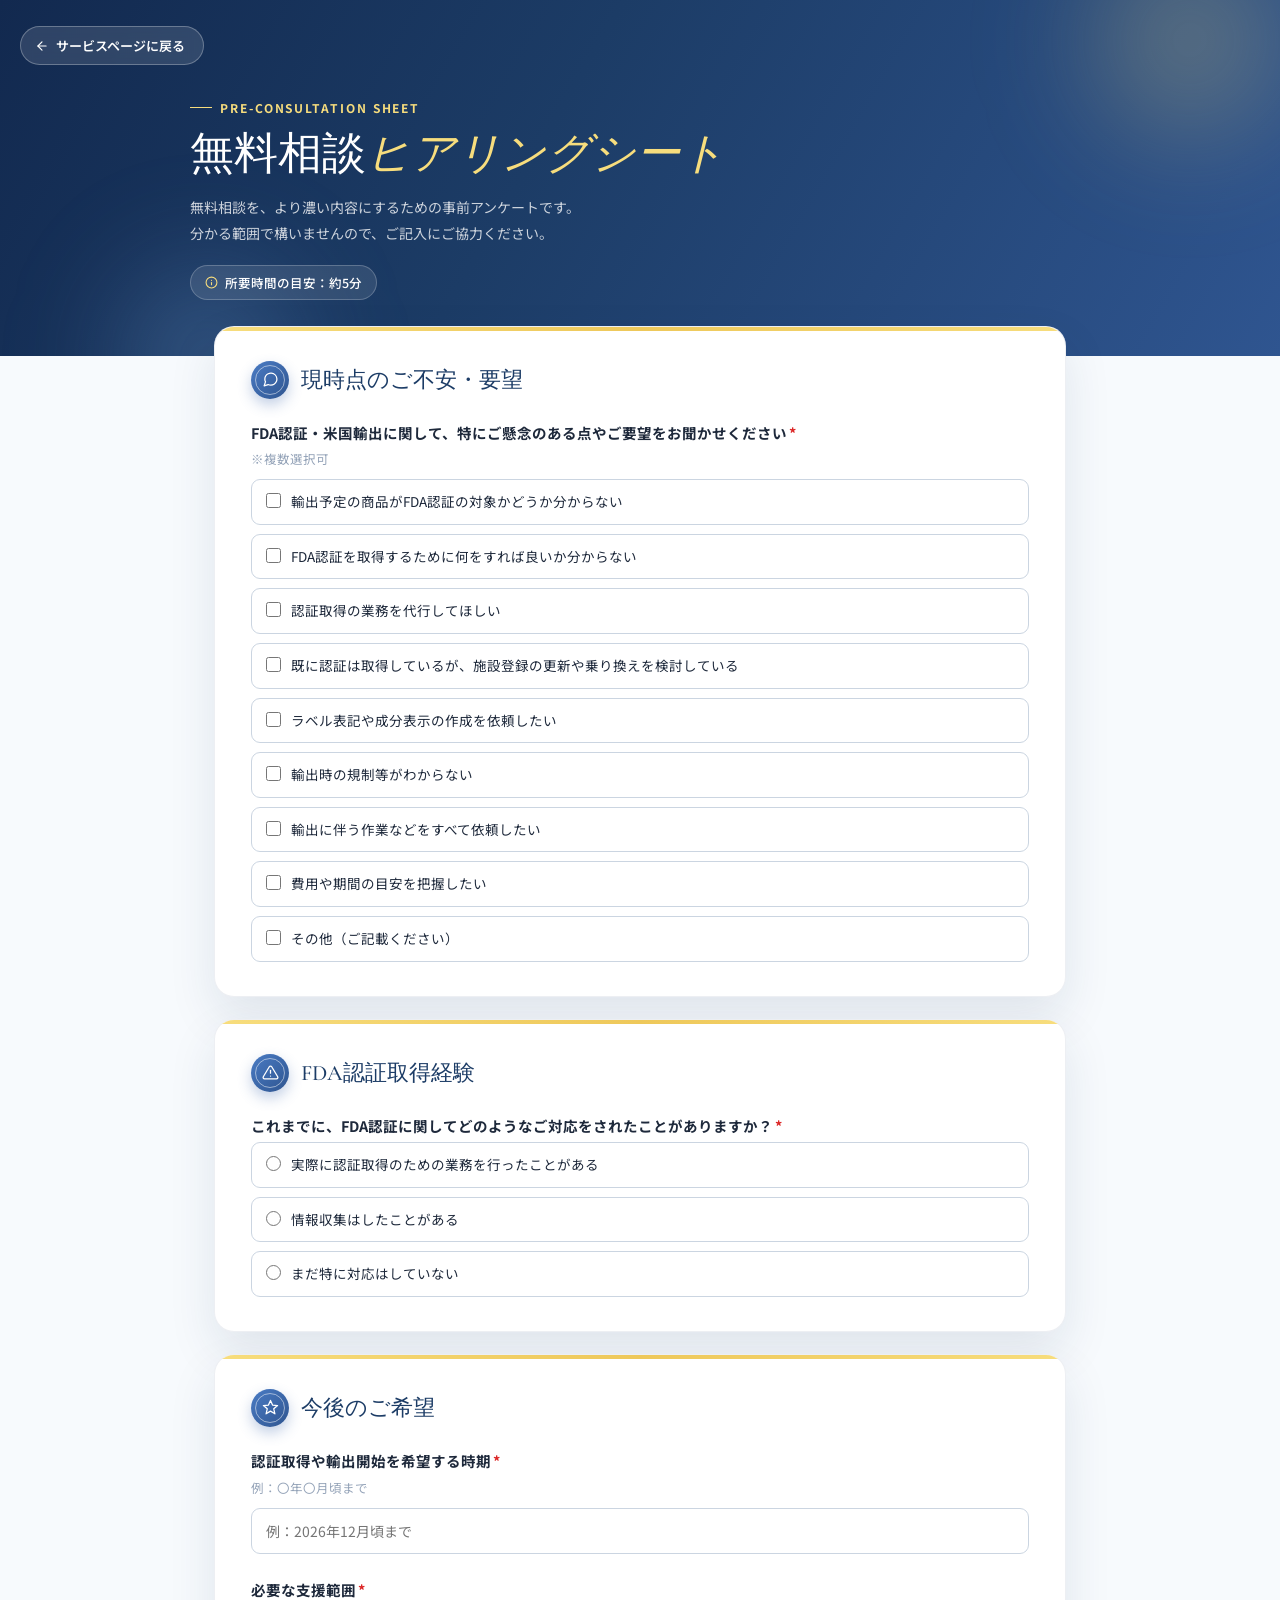
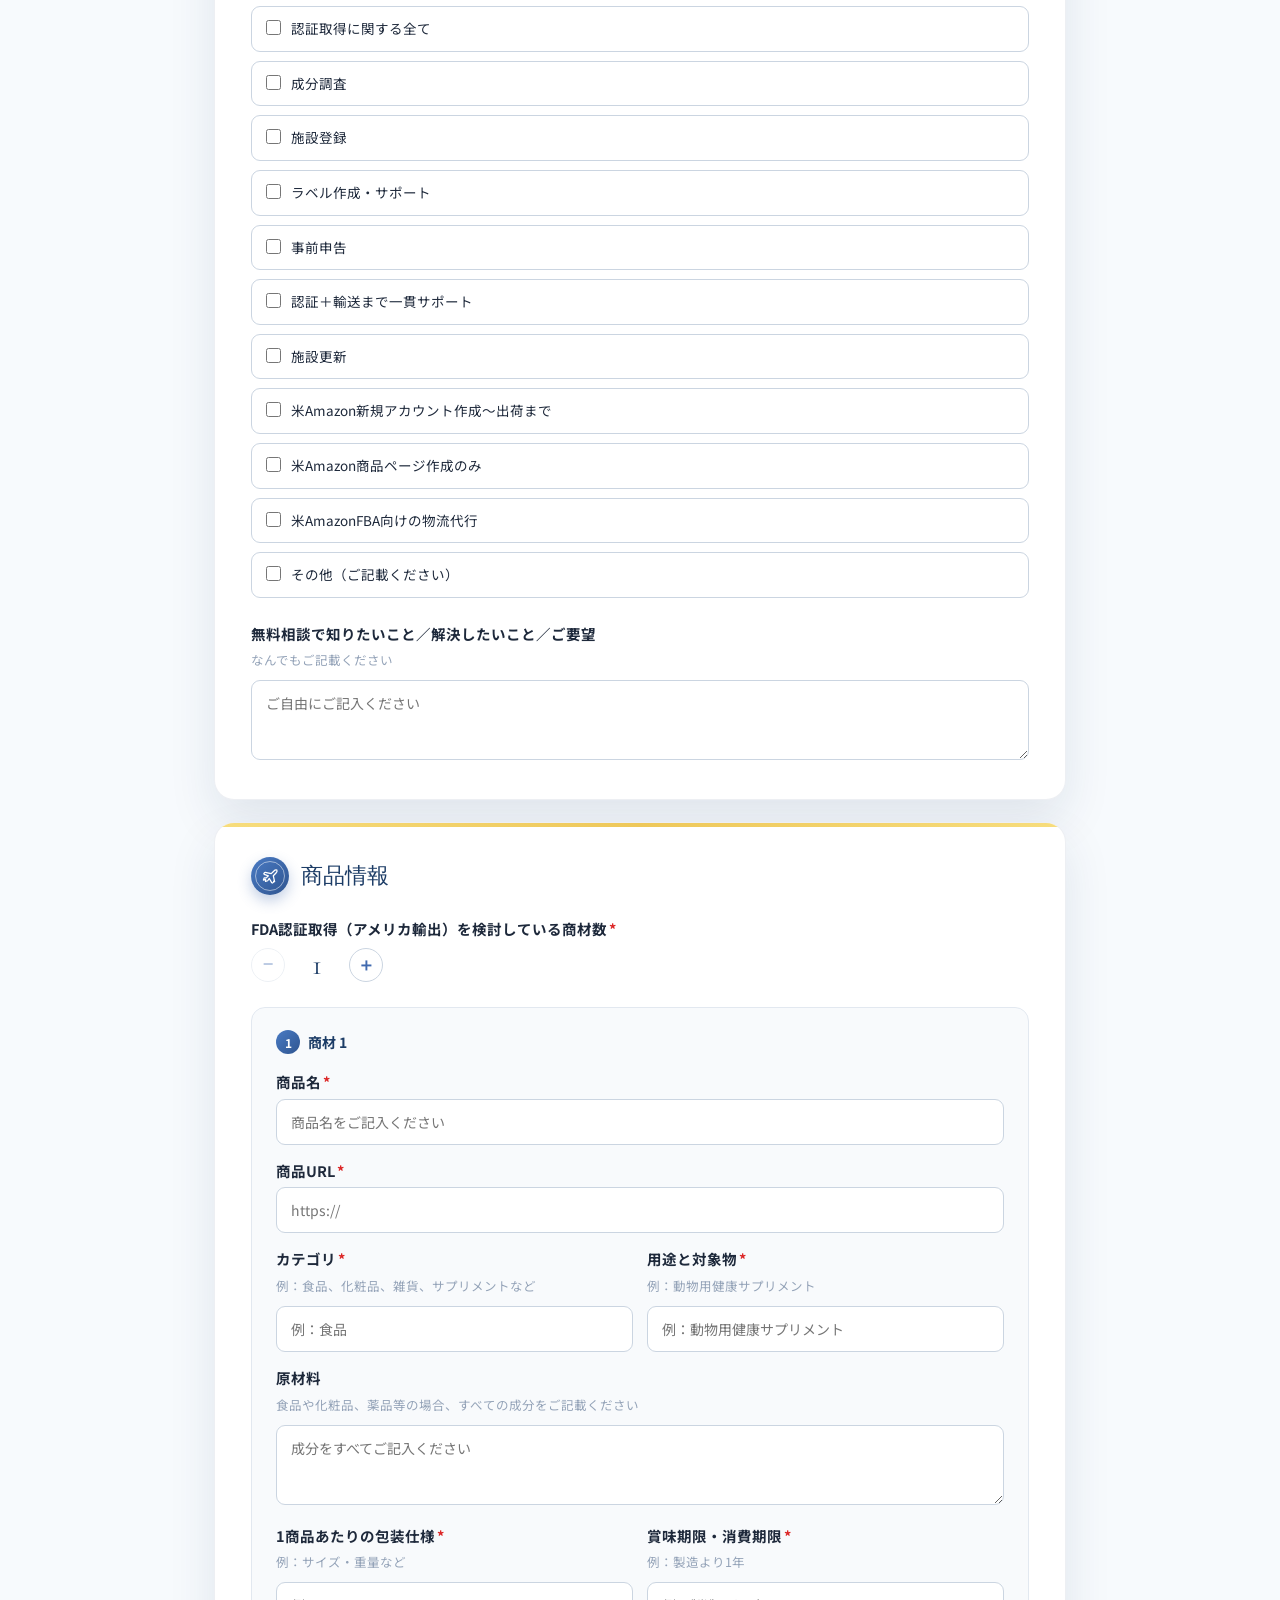
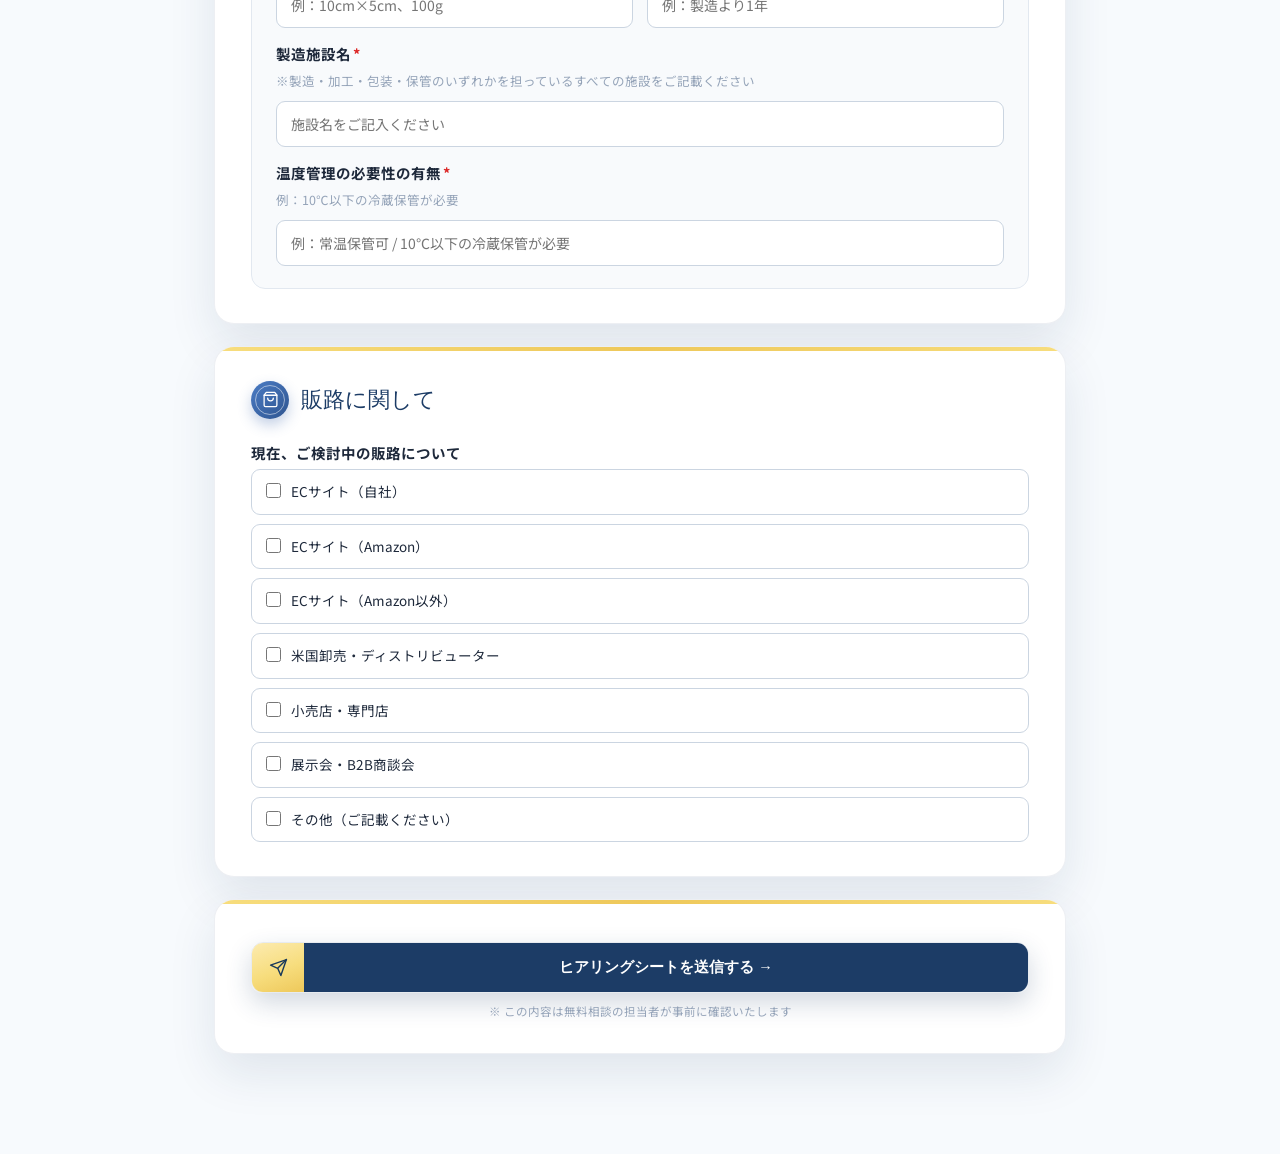
<file: hearing.html>
<!DOCTYPE html>
<html lang="ja">
<head>
<meta charset="UTF-8">
<meta name="viewport" content="width=device-width, initial-scale=1.0">
<title>無料相談ヒアリングシート | FDA Compliance Partner</title>
<meta name="description" content="FDA対応の無料相談をよりスムーズに進めるための事前ヒアリングシートです。所要時間約5分、商品情報や現状のお悩みをご記入いただくだけで、当日の相談内容を充実させられます。">
<link rel="canonical" href="https://worldshift-inc.jp/fda/hearing.html">
<link rel="icon" href="favicon.ico" sizes="any">
<link rel="icon" href="favicon-32.png" type="image/png" sizes="32x32">
<link rel="icon" href="favicon-16.png" type="image/png" sizes="16x16">
<link rel="apple-touch-icon" href="favicon-180.png">

<meta property="og:type" content="website">
<meta property="og:site_name" content="FDA Compliance Partner | WorldShift">
<meta property="og:title" content="無料相談ヒアリングシート | FDA Compliance Partner">
<meta property="og:description" content="FDA対応の無料相談をよりスムーズに進めるための事前ヒアリングシートです。">
<meta property="og:url" content="https://worldshift-inc.jp/fda/hearing.html">
<meta property="og:image" content="https://worldshift-inc.jp/fda/ogp-share.jpg">
<meta property="og:locale" content="ja_JP">

<meta name="twitter:card" content="summary_large_image">
<meta name="twitter:title" content="無料相談ヒアリングシート | FDA Compliance Partner">
<meta name="twitter:description" content="FDA対応の無料相談をよりスムーズに進めるための事前ヒアリングシートです。">
<meta name="twitter:image" content="https://worldshift-inc.jp/fda/ogp-share.jpg">
<link rel="preconnect" href="https://fonts.googleapis.com">
<link href="https://fonts.googleapis.com/css2?family=Cormorant+Garamond:ital,wght@0,300;0,400;0,600;1,300;1,400;1,600&family=Noto+Sans+JP:wght@300;400;500;700&display=swap" rel="stylesheet">
<style>
*,*::before,*::after{margin:0;padding:0;box-sizing:border-box}
html{scroll-behavior:smooth;font-size:17.5px}
:root{
  --navy:#406AAF; --navy2:#427AB5; --navy3:#6a9fd4;
  --blue:#427AB5; --blue2:#eef4fc; --blue3:#d0e2f5;
  --amber:#F7DD7D; --amber2:#FFF8E1;
  --white:#FFFFFF; --light:#F1F5F9;
  --ink:#1E293B; --ink2:#475569; --ink3:#94A3B8;
  --border:#E2E8F0; --border2:#CBD5E1;
  --green:#059669; --greenl:#ECFDF5; --red:#DC2626;
  --r:10px; --r2:6px;
}
body{font-family:'Noto Sans JP',sans-serif;color:var(--ink);background:#f7fafd;-webkit-font-smoothing:antialiased;min-height:100vh}
a{text-decoration:none;color:inherit}
img{max-width:100%;display:block}

@keyframes floatUp{from{opacity:0;transform:translateY(14px)}to{opacity:1;transform:translateY(0)}}
@keyframes blobFloat{0%,100%{transform:translate(0,0) scale(1)}50%{transform:translate(-18px,14px) scale(1.06)}}

/* ── hero ── */
.hs-hero{
  position:relative;overflow:hidden;
  background:linear-gradient(120deg,#12294f 0%,#1c3c66 42%,#2f5590 100%);
  padding:88px 24px 56px;
}
.hs-hero::before,.hs-hero::after{
  content:'';position:absolute;border-radius:50%;filter:blur(50px);pointer-events:none;
}
.hs-hero::before{
  width:300px;height:300px;background:radial-gradient(circle,rgba(247,221,125,.32),transparent 70%);
  top:-110px;right:-60px;animation:blobFloat 9s ease-in-out infinite;
}
.hs-hero::after{
  width:260px;height:260px;background:radial-gradient(circle,rgba(122,169,224,.38),transparent 70%);
  bottom:-130px;left:6%;animation:blobFloat 11s ease-in-out infinite reverse;
}
.hs-back{
  position:absolute;top:26px;left:20px;z-index:10;
  display:inline-flex;align-items:center;gap:7px;font-size:13px;color:#fff;font-weight:600;
  background:rgba(255,255,255,.12);border:1px solid rgba(255,255,255,.28);border-radius:100px;
  padding:9px 18px 9px 14px;backdrop-filter:blur(6px);transition:all .2s;
}
.hs-back svg{width:14px;height:14px;flex-shrink:0;transition:transform .2s;}
.hs-back:hover{background:rgba(255,255,255,.22);border-color:rgba(255,255,255,.45);}
.hs-back:hover svg{transform:translateX(-3px);}
.hs-hero-inner{position:relative;z-index:2;max-width:900px;margin:0 auto;}
.hs-eyebrow{display:inline-flex;align-items:center;gap:8px;font-size:12px;font-weight:700;letter-spacing:.16em;color:var(--amber);margin:0 0 12px;}
.hs-eyebrow::before{content:'';width:22px;height:1px;background:currentColor;}
.hs-title{font-family:'Cormorant Garamond',serif;font-weight:300;font-size:clamp(28px,4vw,44px);color:#fff;line-height:1.2;}
.hs-title em{font-style:italic;color:var(--amber);}
.hs-sub{font-size:14px;color:rgba(255,255,255,.78);margin-top:14px;line-height:1.85;max-width:600px;}
.hs-note{
  display:inline-flex;align-items:center;gap:7px;margin-top:18px;font-size:12.5px;color:#fff;font-weight:500;
  background:rgba(255,255,255,.1);border:1px solid rgba(255,255,255,.22);border-radius:100px;padding:7px 14px;
}
.hs-note svg{width:13px;height:13px;color:var(--amber);flex-shrink:0;}

/* ── layout ── */
.hs-wrap{max-width:900px;margin:-30px auto 100px;padding:0 24px;position:relative;z-index:3;}

.hs-card{
  background:#fff;border:1px solid rgba(28,60,102,.08);border-radius:20px;
  box-shadow:0 20px 48px rgba(20,45,85,.1);
  padding:34px 36px;margin-bottom:22px;position:relative;overflow:hidden;
  animation:floatUp .5s ease both;
}
.hs-card::before{
  content:'';position:absolute;top:0;left:0;right:0;height:4px;
  background:linear-gradient(90deg,#F7DD7D,#EEC85A 50%,#F7DD7D);
}
.hs-card-head{display:flex;align-items:center;gap:12px;margin-bottom:22px;}
.hs-card-icon{
  width:38px;height:38px;border-radius:50%;flex-shrink:0;position:relative;
  background:linear-gradient(135deg,#4a7bc4,#2f5590);color:#fff;
  display:flex;align-items:center;justify-content:center;
  box-shadow:0 6px 14px rgba(64,106,175,.32);
}
.hs-card-icon::before{content:'';position:absolute;inset:4px;border-radius:50%;border:1.5px solid rgba(255,255,255,.5);pointer-events:none;}
.hs-card-icon svg{width:17px;height:17px;}
.hs-card-title{font-family:'Cormorant Garamond',serif;font-size:22px;font-weight:500;color:#1c3c66;}

.hs-q{margin-bottom:24px;}
.hs-q:last-child{margin-bottom:0;}
.hs-q-label{font-size:14.5px;font-weight:700;color:var(--ink);line-height:1.7;margin-bottom:4px;}
.hs-q-label .req{color:var(--red);margin-left:2px;}
.hs-q-hint{font-size:12.5px;color:var(--ink3);line-height:1.6;margin-bottom:10px;}

.hs-input,.hs-textarea{
  width:100%;padding:12px 14px;border:1.5px solid var(--border2);border-radius:9px;
  font-size:14px;font-family:inherit;color:var(--ink);background:#fff;transition:border-color .2s;
}
.hs-input:focus,.hs-textarea:focus{outline:none;border-color:var(--navy);}
.hs-textarea{resize:vertical;min-height:80px;}

.hs-check-grid,.hs-radio-grid{display:flex;flex-direction:column;gap:9px;}
.hs-check,.hs-radio{
  display:flex;align-items:flex-start;gap:10px;
  padding:11px 14px;border:1.5px solid var(--border2);border-radius:9px;
  cursor:pointer;transition:all .18s;font-size:13.5px;color:var(--ink);line-height:1.6;
}
.hs-check:hover,.hs-radio:hover{border-color:var(--navy3);background:var(--blue2);}
.hs-check input,.hs-radio input{margin-top:2px;accent-color:var(--navy);flex-shrink:0;width:15px;height:15px;}
.hs-check:has(input:checked),.hs-radio:has(input:checked){
  border-color:var(--navy);background:var(--blue2);font-weight:600;
}

.hs-other-input{margin-top:8px;display:none;}
.hs-other-input.show{display:block;}

.hs-sub-block{
  margin-top:14px;padding:16px 18px;background:#f8fafc;border-radius:10px;
  border-left:3px solid var(--navy3);display:none;
}
.hs-sub-block.show{display:block;}
.hs-sub-block-label{font-size:12.5px;font-weight:700;color:var(--navy);margin-bottom:10px;}

/* 商品ブロック */
.hs-product-count{display:flex;align-items:center;gap:14px;margin-bottom:4px;}
.hs-count-btn{
  width:34px;height:34px;border-radius:50%;border:1.5px solid var(--border2);background:#fff;
  display:flex;align-items:center;justify-content:center;cursor:pointer;color:var(--navy);
  font-size:18px;font-weight:700;transition:all .2s;flex-shrink:0;
}
.hs-count-btn:hover{background:var(--blue2);border-color:var(--navy3);}
.hs-count-btn:disabled{opacity:.35;cursor:not-allowed;}
.hs-count-num{font-family:'Cormorant Garamond',serif;font-size:30px;color:#1c3c66;min-width:36px;text-align:center;}

.hs-product{
  margin-top:20px;padding:22px 24px;background:#f8fafc;border-radius:14px;
  border:1px solid var(--border);position:relative;
}
.hs-product-title{
  font-size:14px;font-weight:700;color:#1c3c66;margin-bottom:16px;
  display:flex;align-items:center;gap:8px;
}
.hs-product-title .badge{
  width:24px;height:24px;border-radius:50%;background:linear-gradient(135deg,#4a7bc4,#2f5590);
  color:#fff;font-size:12px;display:flex;align-items:center;justify-content:center;flex-shrink:0;
}
.hs-product-row{margin-bottom:14px;}
.hs-product-row:last-child{margin-bottom:0;}
.hs-product-row-2{display:grid;grid-template-columns:1fr 1fr;gap:14px;}
@media(max-width:640px){.hs-product-row-2{grid-template-columns:1fr;}}

.hs-submit{
  width:100%;display:flex;align-items:stretch;border-radius:12px;overflow:hidden;
  border:1.5px solid rgba(28,60,102,.1);box-shadow:0 10px 26px rgba(28,60,102,.2);
  cursor:pointer;background:none;padding:0;margin-top:8px;transition:transform .2s,box-shadow .2s;
}
.hs-submit:hover{transform:translateY(-2px);box-shadow:0 16px 32px rgba(28,60,102,.28);}
.hs-submit:disabled{opacity:.55;cursor:not-allowed;transform:none;}
.hs-submit-icon{
  width:52px;flex-shrink:0;display:flex;align-items:center;justify-content:center;color:#1a3a5a;
  background:linear-gradient(160deg,#FCEBB0,#F7DD7D 55%,#EEC85A);
}
.hs-submit-label{
  flex:1;display:flex;align-items:center;justify-content:center;gap:8px;
  font-size:14.5px;font-weight:700;color:#fff;background:#1c3c66;padding:15px 20px;
}
.hs-submit-note{font-size:11.5px;color:var(--ink3);margin-top:10px;text-align:center;}

.hs-status{margin-top:16px;padding:14px 16px;border-radius:10px;font-size:13.5px;display:none;}
.hs-status.ok{display:block;background:var(--greenl);color:#065f46;border:1px solid rgba(5,150,105,.25);}
.hs-status.err{display:block;background:#FEF2F2;color:#991B1B;border:1px solid rgba(220,38,38,.25);}

.spinner{
  width:14px;height:14px;border:2px solid rgba(255,255,255,.4);border-top-color:#fff;
  border-radius:50%;display:inline-block;animation:spin .7s linear infinite;margin-right:6px;vertical-align:-2px;
}
@keyframes spin{to{transform:rotate(360deg)}}
</style>
</head>
<body>

<div class="hs-hero">
  <a href="#" class="hs-back" id="hsBack">
    <svg viewBox="0 0 24 24" fill="none" stroke="currentColor" stroke-width="2" stroke-linecap="round" stroke-linejoin="round"><path d="M19 12H5"/><path d="m12 19-7-7 7-7"/></svg>
    サービスページに戻る
  </a>
  <div class="hs-hero-inner">
    <div class="hs-eyebrow">PRE-CONSULTATION SHEET</div>
    <h1 class="hs-title">無料相談<em>ヒアリングシート</em></h1>
    <p class="hs-sub">
      無料相談を、より濃い内容にするための事前アンケートです。<br>
      分かる範囲で構いませんので、ご記入にご協力ください。
    </p>
    <div class="hs-note">
      <svg viewBox="0 0 24 24" fill="none" stroke="currentColor" stroke-width="2" stroke-linecap="round" stroke-linejoin="round"><circle cx="12" cy="12" r="10"/><path d="M12 16v-4"/><path d="M12 8h.01"/></svg>
      所要時間の目安：約5分
    </div>
  </div>
</div>

<form class="hs-wrap" id="hearingForm" novalidate>

  <!-- 💬 現時点のご不安・要望 -->
  <div class="hs-card">
    <div class="hs-card-head">
      <span class="hs-card-icon"><svg viewBox="0 0 24 24" fill="none" stroke="currentColor" stroke-width="1.8" stroke-linecap="round" stroke-linejoin="round"><path d="M21 11.5a8.38 8.38 0 0 1-.9 3.8 8.5 8.5 0 0 1-7.6 4.7 8.38 8.38 0 0 1-3.8-.9L3 21l1.9-5.7a8.38 8.38 0 0 1-.9-3.8 8.5 8.5 0 0 1 4.7-7.6 8.38 8.38 0 0 1 3.8-.9h.5a8.48 8.48 0 0 1 8 8v.5z"/></svg></span>
      <div class="hs-card-title">現時点のご不安・要望</div>
    </div>
    <div class="hs-q">
      <div class="hs-q-label">FDA認証・米国輸出に関して、特にご懸念のある点やご要望をお聞かせください<span class="req">*</span></div>
      <div class="hs-q-hint">※複数選択可</div>
      <div class="hs-check-grid" id="concernGroup">
        <label class="hs-check"><input type="checkbox" value="輸出予定の商品がFDA認証の対象かどうか分からない">輸出予定の商品がFDA認証の対象かどうか分からない</label>
        <label class="hs-check"><input type="checkbox" value="FDA認証を取得するために何をすれば良いか分からない">FDA認証を取得するために何をすれば良いか分からない</label>
        <label class="hs-check"><input type="checkbox" value="認証取得の業務を代行してほしい">認証取得の業務を代行してほしい</label>
        <label class="hs-check"><input type="checkbox" value="既に認証は取得しているが、施設登録の更新や乗り換えを検討している">既に認証は取得しているが、施設登録の更新や乗り換えを検討している</label>
        <label class="hs-check"><input type="checkbox" value="ラベル表記や成分表示の作成を依頼したい">ラベル表記や成分表示の作成を依頼したい</label>
        <label class="hs-check"><input type="checkbox" value="輸出時の規制等がわからない">輸出時の規制等がわからない</label>
        <label class="hs-check"><input type="checkbox" value="輸出に伴う作業などをすべて依頼したい">輸出に伴う作業などをすべて依頼したい</label>
        <label class="hs-check"><input type="checkbox" value="費用や期間の目安を把握したい">費用や期間の目安を把握したい</label>
        <label class="hs-check"><input type="checkbox" value="その他" data-other-toggle="concernOther">その他（ご記載ください）</label>
      </div>
      <input type="text" class="hs-input hs-other-input" id="concernOther" placeholder="その他の内容をご記入ください">
    </div>
  </div>

  <!-- 🚨 FDA認証取得経験 -->
  <div class="hs-card">
    <div class="hs-card-head">
      <span class="hs-card-icon"><svg viewBox="0 0 24 24" fill="none" stroke="currentColor" stroke-width="1.8" stroke-linecap="round" stroke-linejoin="round"><path d="M12 9v4"/><path d="M12 17h.01"/><path d="M10.29 3.86 1.82 18a2 2 0 0 0 1.71 3h16.94a2 2 0 0 0 1.71-3L13.71 3.86a2 2 0 0 0-3.42 0z"/></svg></span>
      <div class="hs-card-title">FDA認証取得経験</div>
    </div>
    <div class="hs-q">
      <div class="hs-q-label">これまでに、FDA認証に関してどのようなご対応をされたことがありますか？<span class="req">*</span></div>
      <div class="hs-radio-grid" id="experienceGroup">
        <label class="hs-radio"><input type="radio" name="experience" value="実際に認証取得のための業務を行ったことがある">実際に認証取得のための業務を行ったことがある</label>
        <label class="hs-radio"><input type="radio" name="experience" value="情報収集はしたことがある">情報収集はしたことがある</label>
        <label class="hs-radio"><input type="radio" name="experience" value="まだ特に対応はしていない">まだ特に対応はしていない</label>
      </div>

      <div class="hs-sub-block" id="expSubA">
        <div class="hs-sub-block-label">「実際に認証取得のための業務を行ったことがある」とお答えの方へ — その際はどのように対応されましたか？</div>
        <div class="hs-radio-grid">
          <label class="hs-radio"><input type="radio" name="howHandled" value="自社で対応した">自社で対応した</label>
          <label class="hs-radio"><input type="radio" name="howHandled" value="他社に依頼した">他社に依頼した</label>
        </div>
      </div>

      <div class="hs-sub-block" id="expSubB">
        <div class="hs-sub-block-label">その後の状況や課題について教えてください</div>
        <div class="hs-radio-grid">
          <label class="hs-radio"><input type="radio" name="afterStatus" value="無事に認証取得できた">無事に認証取得できた</label>
          <label class="hs-radio"><input type="radio" name="afterStatus" value="課題があり、取得できなかった" data-sub-toggle="afterStatusReasonWrap">課題があり、取得できなかった</label>
          <label class="hs-radio"><input type="radio" name="afterStatus" value="情報は集めたが、内容が複雑でよく分からなかった">情報は集めたが、内容が複雑でよく分からなかった</label>
          <label class="hs-radio"><input type="radio" name="afterStatus" value="その他" data-other-toggle="afterStatusOther">その他（ご記載ください）</label>
        </div>
        <div class="hs-other-input" id="afterStatusReasonWrap">
          <textarea class="hs-textarea" id="afterStatusReason" placeholder="↳ 理由を具体的にご記載ください"></textarea>
        </div>
        <input type="text" class="hs-input hs-other-input" id="afterStatusOther" placeholder="その他の内容をご記入ください">
      </div>
    </div>
  </div>

  <!-- 🌟 今後のご希望 -->
  <div class="hs-card">
    <div class="hs-card-head">
      <span class="hs-card-icon"><svg viewBox="0 0 24 24" fill="none" stroke="currentColor" stroke-width="1.8" stroke-linecap="round" stroke-linejoin="round"><path d="M12 2l2.9 6.6 7.1.6-5.4 4.7 1.6 7-6.2-3.8-6.2 3.8 1.6-7-5.4-4.7 7.1-.6z"/></svg></span>
      <div class="hs-card-title">今後のご希望</div>
    </div>
    <div class="hs-q">
      <div class="hs-q-label">認証取得や輸出開始を希望する時期<span class="req">*</span></div>
      <div class="hs-q-hint">例：〇年〇月頃まで</div>
      <input type="text" class="hs-input" id="targetTiming" placeholder="例：2026年12月頃まで">
    </div>
    <div class="hs-q">
      <div class="hs-q-label">必要な支援範囲<span class="req">*</span></div>
      <div class="hs-check-grid" id="supportGroup">
        <label class="hs-check"><input type="checkbox" value="認証取得に関する全て">認証取得に関する全て</label>
        <label class="hs-check"><input type="checkbox" value="成分調査">成分調査</label>
        <label class="hs-check"><input type="checkbox" value="施設登録">施設登録</label>
        <label class="hs-check"><input type="checkbox" value="ラベル作成・サポート">ラベル作成・サポート</label>
        <label class="hs-check"><input type="checkbox" value="事前申告">事前申告</label>
        <label class="hs-check"><input type="checkbox" value="認証＋輸送まで一貫サポート">認証＋輸送まで一貫サポート</label>
        <label class="hs-check"><input type="checkbox" value="施設更新">施設更新</label>
        <label class="hs-check"><input type="checkbox" value="米Amazon新規アカウント作成〜出荷まで">米Amazon新規アカウント作成〜出荷まで</label>
        <label class="hs-check"><input type="checkbox" value="米Amazon商品ページ作成のみ">米Amazon商品ページ作成のみ</label>
        <label class="hs-check"><input type="checkbox" value="米AmazonFBA向けの物流代行">米AmazonFBA向けの物流代行</label>
        <label class="hs-check"><input type="checkbox" value="その他" data-other-toggle="supportOther">その他（ご記載ください）</label>
      </div>
      <input type="text" class="hs-input hs-other-input" id="supportOther" placeholder="その他の内容をご記入ください">
    </div>
    <div class="hs-q">
      <div class="hs-q-label">無料相談で知りたいこと／解決したいこと／ご要望</div>
      <div class="hs-q-hint">なんでもご記載ください</div>
      <textarea class="hs-textarea" id="freeRequest" placeholder="ご自由にご記入ください"></textarea>
    </div>
  </div>

  <!-- 🛫 商品情報 -->
  <div class="hs-card">
    <div class="hs-card-head">
      <span class="hs-card-icon"><svg viewBox="0 0 24 24" fill="none" stroke="currentColor" stroke-width="1.8" stroke-linecap="round" stroke-linejoin="round"><path d="M17.8 19.2 16 11l3.5-3.5C21 6 21.5 4 21 3c-1-.5-3 0-4.5 1.5L13 8 4.8 6.2c-.5-.1-1 .1-1.3.5l-.7.8c-.4.5-.2 1.2.4 1.4L9 11l-3 3H3l-1 3 3-1v3l3-1 2.3-3.2 3.4 5.8c.2.6.9.8 1.4.4l.8-.7c.4-.3.6-.8.5-1.3z"/></svg></span>
      <div class="hs-card-title">商品情報</div>
    </div>
    <div class="hs-q">
      <div class="hs-q-label">FDA認証取得（アメリカ輸出）を検討している商材数<span class="req">*</span></div>
      <div class="hs-product-count">
        <button type="button" class="hs-count-btn" id="prodMinus">−</button>
        <span class="hs-count-num" id="prodCountLabel">1</span>
        <button type="button" class="hs-count-btn" id="prodPlus">＋</button>
      </div>
    </div>
    <div id="productList"></div>
  </div>

  <!-- 🛍️ 販路に関して -->
  <div class="hs-card">
    <div class="hs-card-head">
      <span class="hs-card-icon"><svg viewBox="0 0 24 24" fill="none" stroke="currentColor" stroke-width="1.8" stroke-linecap="round" stroke-linejoin="round"><path d="M6 2 3 6v14a2 2 0 0 0 2 2h14a2 2 0 0 0 2-2V6l-3-4Z"/><path d="M3 6h18"/><path d="M16 10a4 4 0 0 1-8 0"/></svg></span>
      <div class="hs-card-title">販路に関して</div>
    </div>
    <div class="hs-q">
      <div class="hs-q-label">現在、ご検討中の販路について</div>
      <div class="hs-check-grid" id="channelGroup">
        <label class="hs-check"><input type="checkbox" value="ECサイト（自社）">ECサイト（自社）</label>
        <label class="hs-check"><input type="checkbox" value="ECサイト（Amazon）">ECサイト（Amazon）</label>
        <label class="hs-check"><input type="checkbox" value="ECサイト（Amazon以外）">ECサイト（Amazon以外）</label>
        <label class="hs-check"><input type="checkbox" value="米国卸売・ディストリビューター">米国卸売・ディストリビューター</label>
        <label class="hs-check"><input type="checkbox" value="小売店・専門店">小売店・専門店</label>
        <label class="hs-check"><input type="checkbox" value="展示会・B2B商談会">展示会・B2B商談会</label>
        <label class="hs-check"><input type="checkbox" value="その他" data-other-toggle="channelOther">その他（ご記載ください）</label>
      </div>
      <input type="text" class="hs-input hs-other-input" id="channelOther" placeholder="その他の内容をご記入ください">
    </div>
  </div>

  <div class="hs-card" style="animation-delay:.1s;">
    <button type="submit" class="hs-submit" id="hsSubmitBtn">
      <span class="hs-submit-icon">
        <svg width="19" height="19" viewBox="0 0 24 24" fill="none" stroke="currentColor" stroke-width="1.8" stroke-linecap="round" stroke-linejoin="round"><path d="M22 2 11 13"/><path d="M22 2 15 22l-4-9-9-4 20-7z"/></svg>
      </span>
      <span class="hs-submit-label" id="hsSubmitLabel">ヒアリングシートを送信する &rarr;</span>
    </button>
    <div class="hs-submit-note">※ この内容は無料相談の担当者が事前に確認いたします</div>
    <div class="hs-status" id="hsStatus"></div>
  </div>

</form>

<script>
/* =========================================================
   設定
   ========================================================= */
// Google Apps Script のウェブアプリURL（booking.htmlと同じデプロイURLを設定してください）
const ENDPOINT_URL = "https://script.google.com/macros/s/【ここにデプロイIDを貼り付け】/exec";

// URLの ?id=XXXX を、どの申込みに対するヒアリングかの紐付けIDとして使用
const params = new URLSearchParams(location.search);
const submissionId = params.get('id') || '';

// 「サービスページに戻る」— 元のページに戻す（idがある場合はトップページへ）
document.getElementById('hsBack').setAttribute('href', 'index.html');

/* =========================================================
   その他入力欄・サブ設問の表示切替
   ========================================================= */
document.querySelectorAll('[data-other-toggle]').forEach(input => {
  input.addEventListener('change', () => {
    const target = document.getElementById(input.dataset.otherToggle);
    if(!target) return;
    // 同じグループ内の他の「その他」判定（チェックボックスは複数チェック可）
    if(input.type === 'checkbox'){
      target.classList.toggle('show', input.checked);
    } else {
      target.classList.toggle('show', input.checked);
    }
  });
});

document.querySelectorAll('[data-sub-toggle]').forEach(input => {
  input.addEventListener('change', () => {
    const target = document.getElementById(input.dataset.subToggle);
    if(!target) return;
    target.classList.toggle('show', input.checked);
  });
});

// experience（認証取得経験）に応じてサブブロック表示
const expInputs = document.querySelectorAll('input[name="experience"]');
const expSubA = document.getElementById('expSubA');
const expSubB = document.getElementById('expSubB');
expInputs.forEach(input => {
  input.addEventListener('change', () => {
    const v = input.value;
    expSubA.classList.toggle('show', v === '実際に認証取得のための業務を行ったことがある');
    expSubB.classList.toggle('show', v === '実際に認証取得のための業務を行ったことがある' || v === '情報収集はしたことがある');
  });
});

/* =========================================================
   商品ブロックの動的追加・削除
   ========================================================= */
const MAX_PRODUCTS = 6;
let productCount = 1;
const productList = document.getElementById('productList');
const countLabel = document.getElementById('prodCountLabel');
const minusBtn = document.getElementById('prodMinus');
const plusBtn = document.getElementById('prodPlus');

function productBlockHTML(index){
  return `
    <div class="hs-product" data-index="${index}">
      <div class="hs-product-title"><span class="badge">${index}</span>商材 ${index}</div>
      <div class="hs-product-row">
        <div class="hs-q-label">商品名<span class="req">*</span></div>
        <input type="text" class="hs-input p-name" placeholder="商品名をご記入ください">
      </div>
      <div class="hs-product-row">
        <div class="hs-q-label">商品URL<span class="req">*</span></div>
        <input type="text" class="hs-input p-url" placeholder="https://">
      </div>
      <div class="hs-product-row hs-product-row-2">
        <div>
          <div class="hs-q-label">カテゴリ<span class="req">*</span></div>
          <div class="hs-q-hint">例：食品、化粧品、雑貨、サプリメントなど</div>
          <input type="text" class="hs-input p-category" placeholder="例：食品">
        </div>
        <div>
          <div class="hs-q-label">用途と対象物<span class="req">*</span></div>
          <div class="hs-q-hint">例：動物用健康サプリメント</div>
          <input type="text" class="hs-input p-usage" placeholder="例：動物用健康サプリメント">
        </div>
      </div>
      <div class="hs-product-row">
        <div class="hs-q-label">原材料</div>
        <div class="hs-q-hint">食品や化粧品、薬品等の場合、すべての成分をご記載ください</div>
        <textarea class="hs-textarea p-ingredients" placeholder="成分をすべてご記入ください"></textarea>
      </div>
      <div class="hs-product-row hs-product-row-2">
        <div>
          <div class="hs-q-label">1商品あたりの包装仕様<span class="req">*</span></div>
          <div class="hs-q-hint">例：サイズ・重量など</div>
          <input type="text" class="hs-input p-packaging" placeholder="例：10cm×5cm、100g">
        </div>
        <div>
          <div class="hs-q-label">賞味期限・消費期限<span class="req">*</span></div>
          <div class="hs-q-hint">例：製造より1年</div>
          <input type="text" class="hs-input p-expiry" placeholder="例：製造より1年">
        </div>
      </div>
      <div class="hs-product-row">
        <div class="hs-q-label">製造施設名<span class="req">*</span></div>
        <div class="hs-q-hint">※製造・加工・包装・保管のいずれかを担っているすべての施設をご記載ください</div>
        <input type="text" class="hs-input p-facility" placeholder="施設名をご記入ください">
      </div>
      <div class="hs-product-row">
        <div class="hs-q-label">温度管理の必要性の有無<span class="req">*</span></div>
        <div class="hs-q-hint">例：10℃以下の冷蔵保管が必要</div>
        <input type="text" class="hs-input p-temperature" placeholder="例：常温保管可 / 10℃以下の冷蔵保管が必要">
      </div>
    </div>
  `;
}

function renderProducts(){
  productList.innerHTML = '';
  for(let i = 1; i <= productCount; i++){
    productList.insertAdjacentHTML('beforeend', productBlockHTML(i));
  }
  countLabel.textContent = productCount;
  minusBtn.disabled = productCount <= 1;
  plusBtn.disabled = productCount >= MAX_PRODUCTS;
}
renderProducts();

minusBtn.addEventListener('click', () => {
  if(productCount > 1){ productCount--; renderProducts(); }
});
plusBtn.addEventListener('click', () => {
  if(productCount < MAX_PRODUCTS){ productCount++; renderProducts(); }
});

/* =========================================================
   過去の回答の読み込み（同じリンクを再度開いた場合の復元）
   ========================================================= */
function setCheckedValues(groupId, values){
  if(!Array.isArray(values)) return;
  document.querySelectorAll(`#${groupId} input`).forEach(input => {
    if(values.includes(input.value)){
      input.checked = true;
      input.dispatchEvent(new Event('change'));
    }
  });
}
function setRadioValue(name, value){
  if(!value) return;
  const el = document.querySelector(`input[name="${name}"][value="${CSS.escape(value)}"]`);
  if(el){
    el.checked = true;
    el.dispatchEvent(new Event('change'));
  }
}
function setOtherInput(inputId, value){
  if(!value) return;
  const el = document.getElementById(inputId);
  if(el){
    el.value = value;
    el.classList.add('show');
  }
}

function populateForm(data){
  setCheckedValues('concernGroup', data.concerns);
  setOtherInput('concernOther', data.concernOther);

  setRadioValue('experience', data.experience);
  setRadioValue('howHandled', data.howHandled);
  setRadioValue('afterStatus', data.afterStatus);
  if(data.afterStatusReason){
    document.getElementById('afterStatusReason').value = data.afterStatusReason;
    document.getElementById('afterStatusReasonWrap').classList.add('show');
  }
  setOtherInput('afterStatusOther', data.afterStatusOther);

  if(data.targetTiming) document.getElementById('targetTiming').value = data.targetTiming;
  setCheckedValues('supportGroup', data.support);
  setOtherInput('supportOther', data.supportOther);
  if(data.freeRequest) document.getElementById('freeRequest').value = data.freeRequest;

  if(Array.isArray(data.products) && data.products.length > 0){
    productCount = Math.min(data.products.length, MAX_PRODUCTS);
    renderProducts();
    document.querySelectorAll('.hs-product').forEach((block, i) => {
      const p = data.products[i];
      if(!p) return;
      block.querySelector('.p-name').value = p.name || '';
      block.querySelector('.p-url').value = p.url || '';
      block.querySelector('.p-category').value = p.category || '';
      block.querySelector('.p-usage').value = p.usage || '';
      block.querySelector('.p-ingredients').value = p.ingredients || '';
      block.querySelector('.p-packaging').value = p.packaging || '';
      block.querySelector('.p-expiry').value = p.expiry || '';
      block.querySelector('.p-facility').value = p.facility || '';
      block.querySelector('.p-temperature').value = p.temperature || '';
    });
  }

  setCheckedValues('channelGroup', data.channels);
  setOtherInput('channelOther', data.channelOther);
}

/* =========================================================
   送信
   ========================================================= */
const form = document.getElementById('hearingForm');
const submitBtn = document.getElementById('hsSubmitBtn');
const submitLabel = document.getElementById('hsSubmitLabel');
const statusBox = document.getElementById('hsStatus');

if(submissionId){
  fetch(ENDPOINT_URL + '?id=' + encodeURIComponent(submissionId))
    .then(res => res.json())
    .then(res => {
      if(res && res.result === 'success' && res.data){
        populateForm(res.data);
        statusBox.className = 'hs-status ok';
        statusBox.textContent = '前回の回答を読み込みました。内容を確認・修正して送信すると上書きされます。';
      }
    })
    .catch(() => { /* 初回アクセス時など、まだ回答が無い場合は何もしない */ });
}

function getCheckedValues(groupId){
  return Array.from(document.querySelectorAll(`#${groupId} input:checked`)).map(i => i.value);
}
function getRadioValue(name){
  const el = document.querySelector(`input[name="${name}"]:checked`);
  return el ? el.value : '';
}

form.addEventListener('submit', async (e) => {
  e.preventDefault();
  statusBox.className = 'hs-status';
  statusBox.textContent = '';

  // 商品情報を配列で収集
  const products = Array.from(document.querySelectorAll('.hs-product')).map(block => ({
    name: block.querySelector('.p-name').value.trim(),
    url: block.querySelector('.p-url').value.trim(),
    category: block.querySelector('.p-category').value.trim(),
    usage: block.querySelector('.p-usage').value.trim(),
    ingredients: block.querySelector('.p-ingredients').value.trim(),
    packaging: block.querySelector('.p-packaging').value.trim(),
    expiry: block.querySelector('.p-expiry').value.trim(),
    facility: block.querySelector('.p-facility').value.trim(),
    temperature: block.querySelector('.p-temperature').value.trim()
  }));

  const payload = {
    formType: 'hearing',
    submissionId: submissionId,
    concerns: getCheckedValues('concernGroup'),
    concernOther: document.getElementById('concernOther').value.trim(),
    experience: getRadioValue('experience'),
    howHandled: getRadioValue('howHandled'),
    afterStatus: getRadioValue('afterStatus'),
    afterStatusReason: document.getElementById('afterStatusReason').value.trim(),
    afterStatusOther: document.getElementById('afterStatusOther').value.trim(),
    targetTiming: document.getElementById('targetTiming').value.trim(),
    support: getCheckedValues('supportGroup'),
    supportOther: document.getElementById('supportOther').value.trim(),
    freeRequest: document.getElementById('freeRequest').value.trim(),
    productCount: productCount,
    products: products,
    channels: getCheckedValues('channelGroup'),
    channelOther: document.getElementById('channelOther').value.trim(),
    page: location.href,
    submittedAt: new Date().toISOString()
  };

  submitBtn.disabled = true;
  submitLabel.innerHTML = '<span class="spinner"></span>送信中…';

  try {
    await fetch(ENDPOINT_URL, {
      method: 'POST',
      mode: 'no-cors',
      headers: { 'Content-Type': 'text/plain;charset=utf-8' },
      body: JSON.stringify(payload)
    });

    statusBox.className = 'hs-status ok';
    statusBox.textContent = 'ヒアリングシートを受け付けました。内容を修正して再度送信すると、上書きで更新されます。';
    submitLabel.textContent = 'ヒアリングシートを送信する →';
    submitBtn.disabled = false;
  } catch(err){
    statusBox.className = 'hs-status err';
    statusBox.textContent = '送信に失敗しました。お手数ですが時間をおいて再度お試しください。';
    submitLabel.textContent = 'ヒアリングシートを送信する →';
    submitBtn.disabled = false;
  }
});
</script>
</body>
</html>
</file>
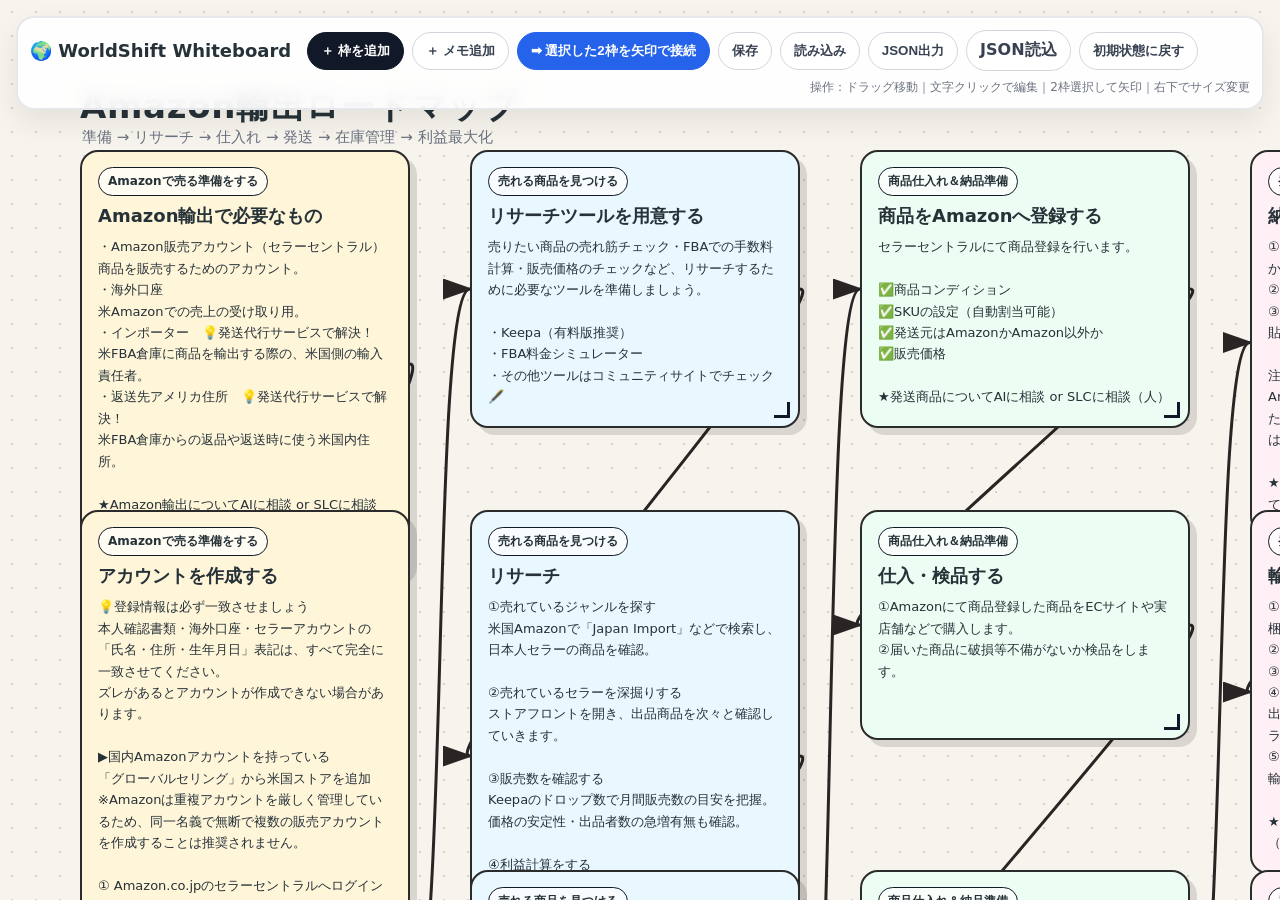
<file: worldshift_whiteboard.html>
<!DOCTYPE html>
<html lang="ja">
<head>
<meta charset="UTF-8">
<meta name="viewport" content="width=device-width, initial-scale=1.0">
<title>WorldShift Whiteboard</title>
<style>
:root {
  --bg:#f7f4ed;
  --ink:#263238;
  --muted:#6b7280;
  --line:#292524;
  --panel:#ffffff;
  --accent:#2563eb;
}
* { box-sizing:border-box; }
body {
  margin:0;
  font-family: "Yu Gothic", "Hiragino Sans", system-ui, sans-serif;
  background:var(--bg);
  color:var(--ink);
  overflow:hidden;
}
.toolbar {
  position:fixed;
  top:16px;
  left:16px;
  right:16px;
  z-index:50;
  display:flex;
  gap:8px;
  align-items:center;
  flex-wrap:wrap;
  padding:12px;
  background:rgba(255,255,255,.9);
  border:2px solid #e5e7eb;
  border-radius:18px;
  box-shadow:0 12px 30px rgba(0,0,0,.08);
  backdrop-filter: blur(10px);
}
.brand {
  font-weight:900;
  font-size:18px;
  margin-right:8px;
}
button, label.import {
  border:1px solid #d1d5db;
  background:#fff;
  border-radius:999px;
  padding:9px 13px;
  cursor:pointer;
  font-weight:700;
  color:#374151;
}
button:hover, label.import:hover { background:#f3f4f6; }
button.primary { background:#111827; color:#fff; border-color:#111827; }
button.blue { background:#2563eb; color:#fff; border-color:#2563eb; }
.hint {
  margin-left:auto;
  color:var(--muted);
  font-size:12px;
}
#boardWrap {
  width:100vw;
  height:100vh;
  overflow:auto;
  cursor:grab;
}
#board {
  position:relative;
  width:2450px;
  height:1850px;
  background-image:
    radial-gradient(#d7d3ca 1px, transparent 1px);
  background-size:24px 24px;
  transform-origin:0 0;
}
.title {
  position:absolute;
  top:84px;
  left:80px;
  font-size:34px;
  font-weight:900;
  letter-spacing:.02em;
}
.subtitle {
  position:absolute;
  top:128px;
  left:82px;
  color:#6b7280;
  font-size:15px;
}
.card {
  position:absolute;
  width:330px;
  min-height:230px;
  padding:15px 16px 18px;
  border:2px solid #2b2b2b;
  border-radius:18px;
  background:#fff;
  box-shadow:7px 7px 0 rgba(0,0,0,.12);
  cursor:move;
}
.card.selected {
  outline:4px solid rgba(37,99,235,.22);
}
.section {
  display:inline-block;
  font-size:12px;
  font-weight:900;
  padding:5px 9px;
  border:1px solid #111827;
  border-radius:999px;
  margin-bottom:8px;
  background:rgba(255,255,255,.7);
}
.card h3 {
  margin:0 0 8px;
  font-size:18px;
  line-height:1.35;
}
.card .body {
  font-size:13px;
  line-height:1.65;
  white-space:pre-wrap;
  outline:none;
}
.card h3[contenteditable], .section[contenteditable], .body[contenteditable] {
  cursor:text;
}
.resize {
  position:absolute;
  right:8px;
  bottom:8px;
  width:16px;
  height:16px;
  border-right:3px solid #111827;
  border-bottom:3px solid #111827;
  cursor:nwse-resize;
}
.arrowLayer {
  position:absolute;
  inset:0;
  pointer-events:none;
  overflow:visible;
}
.note {
  position:absolute;
  width:260px;
  min-height:100px;
  padding:14px;
  border:2px dashed #111827;
  border-radius:18px;
  background:#fff;
  box-shadow:5px 5px 0 rgba(0,0,0,.1);
  cursor:move;
}
.note .body { outline:none; white-space:pre-wrap; line-height:1.6; font-size:14px; }
.mini {
  font-size:12px;
  color:#6b7280;
}
input[type=file] { display:none; }
</style>
</head>
<body>
<div class="toolbar">
  <div class="brand">🌍 WorldShift Whiteboard</div>
  <button class="primary" onclick="addCard()">＋ 枠を追加</button>
  <button onclick="addNote()">＋ メモ追加</button>
  <button class="blue" onclick="connectSelected()">➡ 選択した2枠を矢印で接続</button>
  <button onclick="saveBoard()">保存</button>
  <button onclick="loadBoard()">読み込み</button>
  <button onclick="exportJSON()">JSON出力</button>
  <label class="import">JSON読込<input type="file" id="importFile" accept=".json" onchange="importJSON(event)"></label>
  <button onclick="resetBoard()">初期状態に戻す</button>
  <span class="hint">操作：ドラッグ移動｜文字クリックで編集｜2枠選択して矢印｜右下でサイズ変更</span>
</div>

<div id="boardWrap">
  <div id="board">
    <svg class="arrowLayer" id="arrows">
      <defs>
        <marker id="arrowhead" markerWidth="10" markerHeight="7" refX="9" refY="3.5" orient="auto">
          <polygon points="0 0, 10 3.5, 0 7" fill="#292524"></polygon>
        </marker>
      </defs>
    </svg>
    <div class="title" contenteditable="true">Amazon輸出ロードマップ</div>
    <div class="subtitle" contenteditable="true">準備 → リサーチ → 仕入れ → 発送 → 在庫管理 → 利益最大化</div>
  </div>
</div>

<script>
const initialCards = [{"id": "card1", "section": "Amazonで売る準備をする", "title": "Amazon輸出で必要なもの", "body": "・Amazon販売アカウント（セラーセントラル）\n商品を販売するためのアカウント。\n・海外口座\n米Amazonでの売上の受け取り用。\n・インポーター　💡発送代行サービスで解決！\n米FBA倉庫に商品を輸出する際の、米国側の輸入責任者。\n・返送先アメリカ住所　💡発送代行サービスで解決！\n米FBA倉庫からの返品や返送時に使う米国内住所。\n\n★Amazon輸出についてAIに相談 or SLCに相談（人）\n★準備から販売までSHiFT塾で進める", "x": 80, "y": 150, "color": "#fff5d9"}, {"id": "card2", "section": "Amazonで売る準備をする", "title": "アカウントを作成する", "body": "💡登録情報は必ず一致させましょう\n本人確認書類・海外口座・セラーアカウントの「氏名・住所・生年月日」表記は、すべて完全に一致させてください。\nズレがあるとアカウントが作成できない場合があります。\n\n▶国内Amazonアカウントを持っている\n「グローバルセリング」から米国ストアを追加\n※Amazonは重複アカウントを厳しく管理しているため、同一名義で無断で複数の販売アカウントを作成することは推奨されません。\n\n① Amazon.co.jpのセラーセントラルへログイン\n② 「グローバルセリング（Sell Globally）」へ進む\n③ 「アメリカ」を選択して販売地域を追加\n④ 不足している情報を入力\n✅事業者情報\n✅海外口座情報\n✅クレジットカード情報\n✅税務情報\n⑤ 審査完了・販売開始\n\n★アカウント作成をAIに相談 or SLCに相談（人）\n\n▶国内Amazonアカウントを持っていない\n① https://sell.amazon.com/へアクセスし、「販売を開始する」をクリック\n② 個人・法人を選択する\n③ 基本情報を入力する\n④ 売上受取用の海外口座を登録する\n⑤ クレジットカードを登録する\n⑥ 本人確認書類を提出する\n【個人の場合】パスポートまたは運転免許証／住所確認書類\n【法人の場合】登記簿謄本／代表者の本人確認書類\n⑦ 審査完了を待つ\n審査期間の目安：数日〜1週間程度\n\n★アカウント作成をAIに相談 or SLCに相談（人）", "x": 80, "y": 510, "color": "#fff5d9"}, {"id": "card3", "section": "売れる商品を見つける", "title": "リサーチツールを用意する", "body": "売りたい商品の売れ筋チェック・FBAでの手数料計算・販売価格のチェックなど、リサーチするために必要なツールを準備しましょう。\n\n・Keepa（有料版推奨）\n・FBA料金シミュレーター\n・その他ツールはコミュニティサイトでチェック 🖋️", "x": 470, "y": 150, "color": "#e9f7ff"}, {"id": "card4", "section": "売れる商品を見つける", "title": "リサーチ", "body": "①売れているジャンルを探す\n米国Amazonで「Japan Import」などで検索し、日本人セラーの商品を確認。\n\n②売れているセラーを深掘りする\nストアフロントを開き、出品商品を次々と確認していきます。\n\n③販売数を確認する\nKeepaのドロップ数で月間販売数の目安を把握。価格の安定性・出品者数の急増有無も確認。\n\n④利益計算をする\n販売価格ー手数料ー送料ー仕入れ価格ー関税で利益を確認します。\n\n★リサーチツール『profinder』で利益計算が簡単に！まずは無料でお試しください", "x": 470, "y": 510, "color": "#e9f7ff"}, {"id": "card5", "section": "売れる商品を見つける", "title": "仕入れ可否のチェック", "body": "輸出・FBA納品が出来るか、規制対象の商品でないかを確認しましょう。\n\n▶米国規制品\n・CPSC規制対象：12歳以下向けのおもちゃ・商品など\n・FDA申請が必要なもの：食品や化粧品、医療機器など\n\n▶FBA規制品\n・知財該当商品\n・ブランド申請・カテゴリー申請が必要な商品\n・リチウム電池・ボタン電池を含む商品\n・中古開封済の食品・化粧品\n\n▶その他要注意製品\n・航空搭載不可のもの：ガスボンベ・ライター\n\n詳しくはこちらをチェック 🖋️\n\n★発送商品についてAIに相談 or SLCに相談（人）\n★発送代行を利用して仕入れ可否をスムーズに！\n★発送代行をご利用の会員様は知財や発送不可の商品を事前に共有！", "x": 470, "y": 870, "color": "#e9f7ff"}, {"id": "card6", "section": "商品仕入れ＆納品準備", "title": "商品をAmazonへ登録する", "body": "セラーセントラルにて商品登録を行います。\n\n✅商品コンディション\n✅SKUの設定（自動割当可能）\n✅発送元はAmazonかAmazon以外か\n✅販売価格\n\n★発送商品についてAIに相談 or SLCに相談（人）", "x": 860, "y": 150, "color": "#ecfdf3"}, {"id": "card7", "section": "商品仕入れ＆納品準備", "title": "仕入・検品する", "body": "①Amazonにて商品登録した商品をECサイトや実店舗などで購入します。\n②届いた商品に破損等不備がないか検品をします。", "x": 860, "y": 510, "color": "#ecfdf3"}, {"id": "card8", "section": "商品仕入れ＆納品準備", "title": "商品を梱包＆保管をする", "body": "①Amazonのルールに沿って1商品ずつ梱包していきます。\n輸送中の破損やパッケージからの飛び出しを防ぐため、必要に応じて緩衝材やマスキングテープでの梱包がオススメ。\n\n梱包ルールについてはこちらをチェック 🖋️\n\n②FBA発送するまでは仕入れた商品を保管します。\n\n★発送代行で商品の受け取りから保管までまとめてお任せ！", "x": 860, "y": 870, "color": "#ecfdf3"}, {"id": "card9", "section": "発送準備", "title": "納品プランの作成・ラベル貼付", "body": "①セラーセントラル在庫管理画面から「Amazonから出荷」をクリック。\n②梱包方法・数量を入力。\n③FNSKUラベルを印刷しJANコードを隠すように貼付します。\n\n注意事項：\nAmazonでの受領処理時の読み取り間違いを防ぐため、FNSKUラベル以外のJANコードやQRコードは隠しておく必要があります。\n\n★発送代行でプラン作成・ラベル貼りまでまとめてお任せ！", "x": 1250, "y": 150, "color": "#fff0f6"}, {"id": "card10", "section": "発送準備", "title": "輸送箱・FBAラベルの準備", "body": "①納品プランに含めた商品を輸送用の段ボールに梱包します。\n②納品プラン上で箱サイズ・重量を入力。\n③納品期間の設定（到着予定期間を選択します）\n④配送業者を選択する\n出荷日・配送業者（個口配送）を選択し、輸送箱ラベルを印刷して貼付します。\n⑤FBAラベルの発行\n輸送する段ボールの側面に貼り付けます。\n\n★納品プランについてAIに相談 or SLCに相談（人）", "x": 1250, "y": 510, "color": "#fff0f6"}, {"id": "card11", "section": "発送準備", "title": "インボイス・添付書類・送り状の作成", "body": "①納品プランの作成が完了したら発送用の書類を作成します。\n\n必要な書類：\n・送り状\n・通関に必要な書類（インボイス・各種フォーム）\n\n注意事項：\n関税の支払い設定は必ず「発送人払い（DDP）」に。\n受取人払いのまま出荷すると米国Amazon倉庫で100%受領拒否されます。\n\n②配送会社へ引き渡す\n送り状を発行したら追跡番号を納品プランに入力します。\n集荷依頼をして引き渡しましょう。\n\n受領後はAmazonが24時間365日販売してくれます。\n\n★発送代行で書類作成・集荷までまとめてお任せ！", "x": 1250, "y": 870, "color": "#fff0f6"}, {"id": "card12", "section": "発送準備", "title": "輸送状況の確認・通関対応", "body": "発送した荷物について、税関から突然の問い合わせや追加書類の提出を求められることがあります。\n必要に応じて、書類の提出などの対応が必要です。\n\n★発送代行では専門のスタッフが代わりに責任をもって対応いたします。\n★輸出トラブルの緊急対応サポート", "x": 1250, "y": 1230, "color": "#fff0f6"}, {"id": "card13", "section": "在庫管理と価格最適化", "title": "在庫確認", "body": "発送した商品がFBA倉庫にちゃんと届いて在庫補充されたか確認する。\n\n▶FBAに届いてはいるけど在庫に反映されないときの対応\nFBA倉庫に到着してから在庫に反映されたか確認しましょう。\n在庫に反映されない場合は、倉庫内での紛失の可能性があります。\nAmazonに申請し承認されれば補填されます。\n\n詳しくはこちらをチェック 🖋️", "x": 1640, "y": 150, "color": "#f3efff"}, {"id": "card14", "section": "在庫管理と価格最適化", "title": "価格最適化", "body": "BUYBOXに合わせよう\n\n▶BUYBOXについて\nAmazonで相乗り出品をする場合は、Buy Box（カート）の獲得が重要です。\nカートを獲得しやすくするために、まずは現在のカート価格に合わせて価格設定を行いましょう。\n\n★WorldShiftでは、自動価格改定システムも取り揃えております。\n詳しくはこちらをチェック 🖋️", "x": 1640, "y": 510, "color": "#f3efff"}, {"id": "card15", "section": "利益を伸ばす", "title": "副産物の活用", "body": "FBA発送をすることで得られる利益はAmazonからの売上金だけではありません💡\n\n例えば・・・\n・ECサイトと提携しているポイントサイトで得られるポイント\n・仕入れをする際に使用するECサイトで得られるポイント\n・支払に使用するクレジットカードのポイントやマイル\n\nこれらを活用することで次の仕入れに活かすこともできます！\n\n★クレカコンサルで副産物を最大化", "x": 2030, "y": 150, "color": "#fff7ed"}, {"id": "card16", "section": "利益を伸ばす", "title": "売上管理", "body": "物販は利益が出ていても資金が回らず「黒字倒産」のような状態になることがあります。\n管理シートを作成またはツールを活用してお金の流れを常に把握できる状態にしておきましょう。\n\n①セラセンにて売上レポートを取得して確認します。\n・売上情報：何が何個いくらで売れたか\n・Amazon手数料：販売手数料・納品手数料・保管料・返品返金に関する手数料\n\n②商品原価の計算\n・仕入価格\n・国内送料\n・梱包費用\n・国際送料\n・関税\n\n③セラセンにて在庫レポートを取得して在庫・返品・補填情報を確認し、回転率や返品率を計算します。\n回転率の高いものは在庫数を増やすなど検討が出来ます。\n返品率の高いものは追加の仕入れを控えることも検討が出来ます。\n\n★キャッシュフロー・在庫管理シートを取得\n★売上管理・利益を伸ばすことにお悩みの方へのサポート", "x": 2030, "y": 510, "color": "#fff7ed"}];
let cards = [];
let arrows = [];
let selected = [];
let idSeq = 1000;

const board = document.getElementById('board');
const arrowSvg = document.getElementById('arrows');

function init() {
  cards = initialCards.map(c => ({...c, w:330, h:null, type:'card'}));
  arrows = [];
  render();
  autoConnect();
}
function autoConnect() {
  const bySection = {};
  cards.forEach(c => {
    bySection[c.section] ??= [];
    bySection[c.section].push(c);
  });
  cards.forEach((c, i) => {
    if (i < cards.length - 1) arrows.push({from:c.id, to:cards[i+1].id});
  });
  drawArrows();
}

function render() {
  document.querySelectorAll('.card,.note').forEach(el => el.remove());
  cards.forEach(makeElement);
  drawArrows();
}

function makeElement(c) {
  const el = document.createElement('div');
  el.className = c.type === 'note' ? 'note' : 'card';
  el.id = c.id;
  el.style.left = c.x + 'px';
  el.style.top = c.y + 'px';
  el.style.width = (c.w || 330) + 'px';
  if(c.h) el.style.height = c.h + 'px';
  if(c.color && c.type !== 'note') el.style.background = c.color;

  if(c.type === 'note') {
    el.innerHTML = `<div class="body" contenteditable="true">${escapeHtml(c.body || 'メモを入力')}</div><div class="resize"></div>`;
  } else {
    el.innerHTML = `
      <div class="section" contenteditable="true">${escapeHtml(c.section)}</div>
      <h3 contenteditable="true">${escapeHtml(c.title)}</h3>
      <div class="body" contenteditable="true">${escapeHtml(c.body)}</div>
      <div class="resize"></div>`;
  }

  board.appendChild(el);
  el.addEventListener('pointerdown', onPointerDown);
  el.addEventListener('click', e => selectCard(c.id, e.shiftKey || e.ctrlKey));
  el.addEventListener('input', () => syncText(c.id));
  el.querySelector('.resize').addEventListener('pointerdown', resizeStart);
}

function syncText(id) {
  const el = document.getElementById(id);
  const c = cards.find(x => x.id === id);
  if(!c || !el) return;
  if(c.type === 'note') {
    c.body = el.querySelector('.body').innerText;
  } else {
    c.section = el.querySelector('.section').innerText;
    c.title = el.querySelector('h3').innerText;
    c.body = el.querySelector('.body').innerText;
  }
}

function selectCard(id, multi=false) {
  if(!multi) selected = [];
  if(selected.includes(id)) selected = selected.filter(x => x !== id);
  else selected.push(id);
  if(selected.length > 2) selected.shift();
  document.querySelectorAll('.card,.note').forEach(el => el.classList.remove('selected'));
  selected.forEach(s => document.getElementById(s)?.classList.add('selected'));
}

let drag = null;
function onPointerDown(e) {
  if(e.target.isContentEditable || e.target.classList.contains('resize')) return;
  const el = e.currentTarget;
  const c = cards.find(x => x.id === el.id);
  drag = {id:el.id, startX:e.clientX, startY:e.clientY, x:c.x, y:c.y};
  el.setPointerCapture(e.pointerId);
  document.addEventListener('pointermove', onPointerMove);
  document.addEventListener('pointerup', onPointerUp);
}
function onPointerMove(e) {
  if(!drag) return;
  const c = cards.find(x => x.id === drag.id);
  c.x = drag.x + (e.clientX - drag.startX);
  c.y = drag.y + (e.clientY - drag.startY);
  const el = document.getElementById(c.id);
  el.style.left = c.x + 'px';
  el.style.top = c.y + 'px';
  drawArrows();
}
function onPointerUp() {
  drag = null;
  document.removeEventListener('pointermove', onPointerMove);
  document.removeEventListener('pointerup', onPointerUp);
}

let resizing = null;
function resizeStart(e) {
  e.stopPropagation();
  const el = e.target.parentElement;
  const c = cards.find(x => x.id === el.id);
  resizing = {id:c.id, startX:e.clientX, startY:e.clientY, w:el.offsetWidth, h:el.offsetHeight};
  document.addEventListener('pointermove', resizeMove);
  document.addEventListener('pointerup', resizeEnd);
}
function resizeMove(e) {
  if(!resizing) return;
  const c = cards.find(x => x.id === resizing.id);
  c.w = Math.max(220, resizing.w + e.clientX - resizing.startX);
  c.h = Math.max(120, resizing.h + e.clientY - resizing.startY);
  const el = document.getElementById(c.id);
  el.style.width = c.w + 'px';
  el.style.height = c.h + 'px';
  drawArrows();
}
function resizeEnd() {
  resizing = null;
  document.removeEventListener('pointermove', resizeMove);
  document.removeEventListener('pointerup', resizeEnd);
}

function addCard() {
  const id = 'card' + idSeq++;
  cards.push({
    id, type:'card', section:'新しいセクション', title:'新しい項目',
    body:'ここに内容を入力してください。', x:120 + Math.random()*300, y:180 + Math.random()*300, w:330, color:'#ffffff'
  });
  render();
}
function addNote() {
  const id = 'note' + idSeq++;
  cards.push({id, type:'note', body:'メモを入力', x:160 + Math.random()*300, y:220 + Math.random()*300, w:260});
  render();
}

function connectSelected() {
  if(selected.length !== 2) {
    alert('矢印でつなぎたい枠を2つ選択してください。Shift/Ctrlクリックで複数選択できます。');
    return;
  }
  arrows.push({from:selected[0], to:selected[1]});
  drawArrows();
}

function drawArrows() {
  arrowSvg.querySelectorAll('path').forEach(p => p.remove());
  arrows.forEach(a => {
    const from = document.getElementById(a.from);
    const to = document.getElementById(a.to);
    if(!from || !to) return;
    const x1 = from.offsetLeft + from.offsetWidth;
    const y1 = from.offsetTop + from.offsetHeight/2;
    const x2 = to.offsetLeft;
    const y2 = to.offsetTop + to.offsetHeight/2;
    const mid = Math.max(40, (x2-x1)/2);
    const path = document.createElementNS('http://www.w3.org/2000/svg','path');
    path.setAttribute('d', `M ${x1} ${y1} C ${x1+mid} ${y1}, ${x2-mid} ${y2}, ${x2} ${y2}`);
    path.setAttribute('stroke','#292524');
    path.setAttribute('stroke-width','3');
    path.setAttribute('fill','none');
    path.setAttribute('marker-end','url(#arrowhead)');
    path.setAttribute('stroke-linecap','round');
    arrowSvg.appendChild(path);
  });
}

function boardState() {
  document.querySelectorAll('.card,.note').forEach(el => syncText(el.id));
  return {
    cards, arrows,
    title: document.querySelector('.title').innerText,
    subtitle: document.querySelector('.subtitle').innerText
  };
}
function saveBoard() {
  localStorage.setItem('worldshift_whiteboard', JSON.stringify(boardState()));
  alert('保存しました。');
}
function loadBoard() {
  const raw = localStorage.getItem('worldshift_whiteboard');
  if(!raw) return alert('保存データがありません。');
  applyState(JSON.parse(raw));
}
function applyState(state) {
  cards = state.cards || [];
  arrows = state.arrows || [];
  document.querySelector('.title').innerText = state.title || 'Amazon輸出ロードマップ';
  document.querySelector('.subtitle').innerText = state.subtitle || '';
  render();
}
function exportJSON() {
  const blob = new Blob([JSON.stringify(boardState(), null, 2)], {type:'application/json'});
  const a = document.createElement('a');
  a.href = URL.createObjectURL(blob);
  a.download = 'worldshift-whiteboard.json';
  a.click();
}
function importJSON(e) {
  const file = e.target.files[0];
  if(!file) return;
  const reader = new FileReader();
  reader.onload = () => applyState(JSON.parse(reader.result));
  reader.readAsText(file);
}
function resetBoard() {
  if(confirm('初期状態に戻しますか？現在の編集内容は保存していない場合消えます。')) init();
}
function escapeHtml(str) {
  return String(str || '').replace(/[&<>"']/g, s => ({'&':'&amp;','<':'&lt;','>':'&gt;','"':'&quot;',"'":'&#039;'}[s]));
}

init();
</script>
</body>
</html>
</file>
